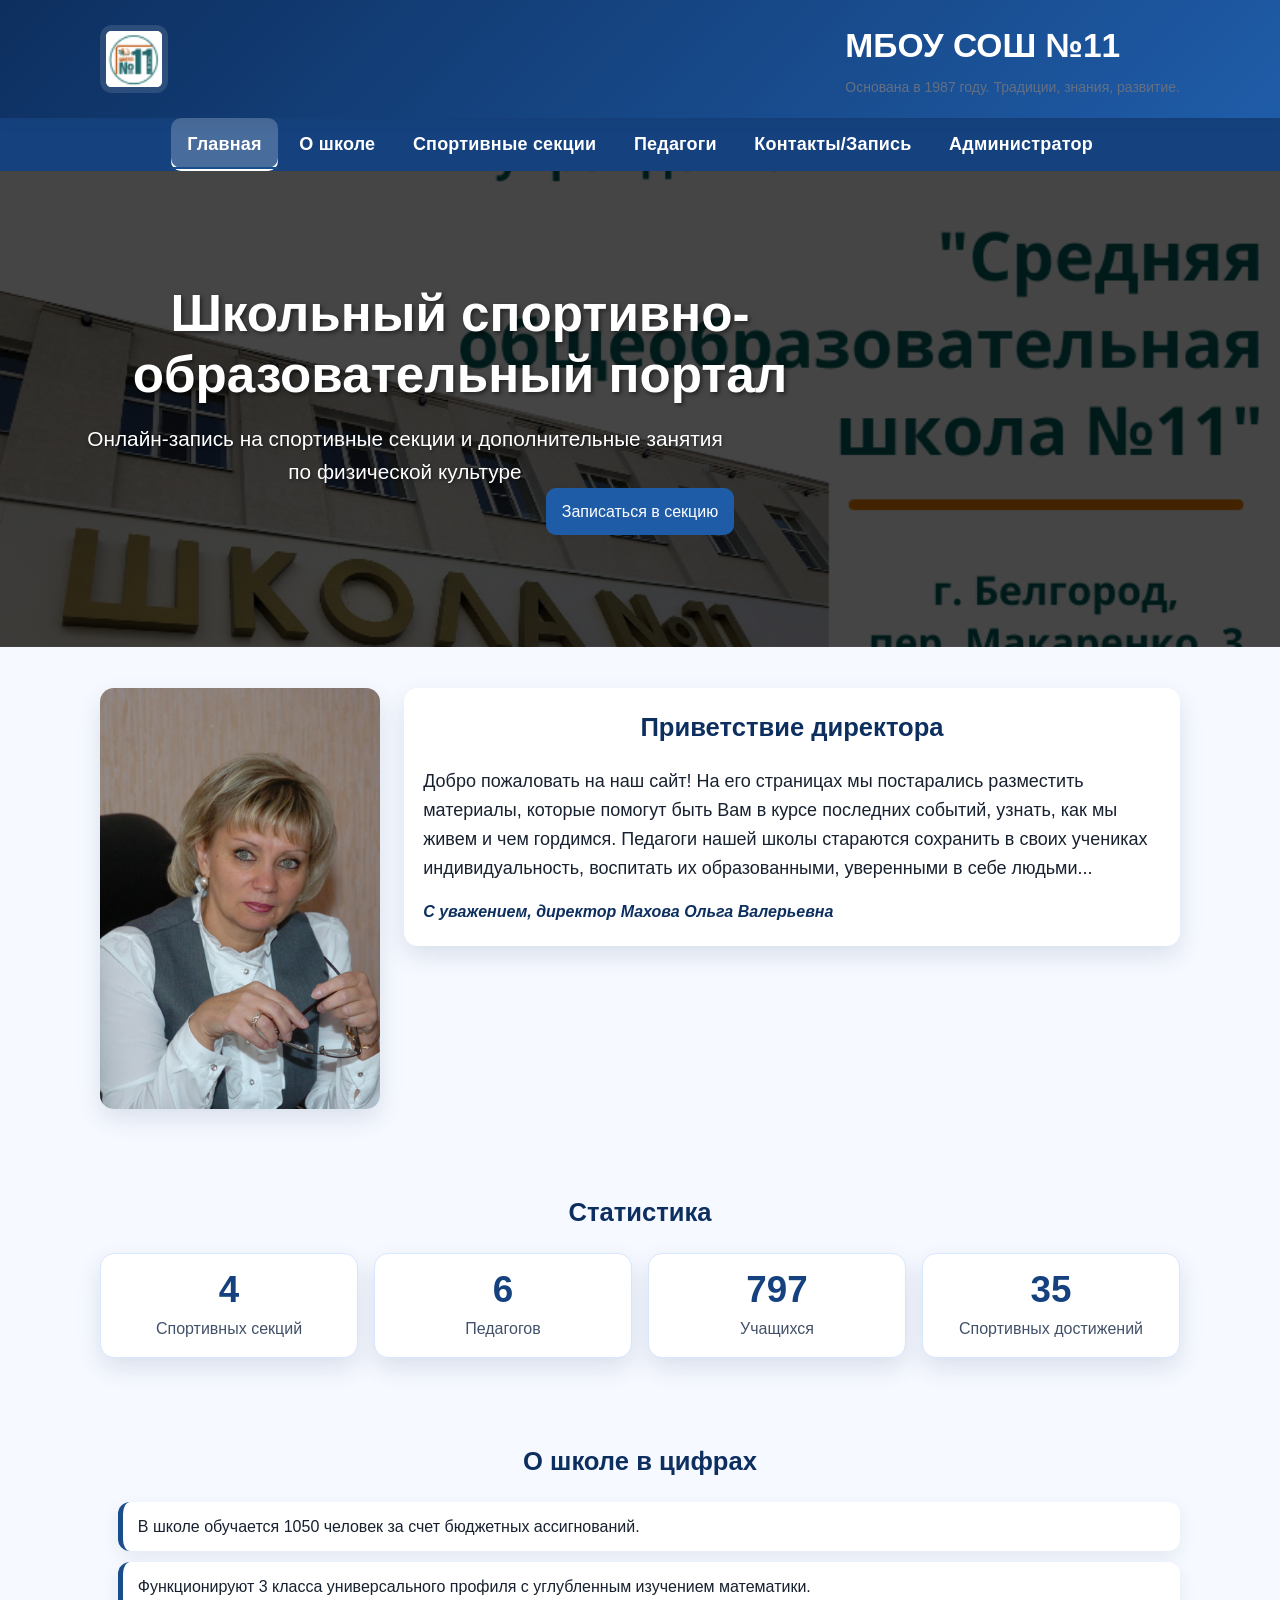
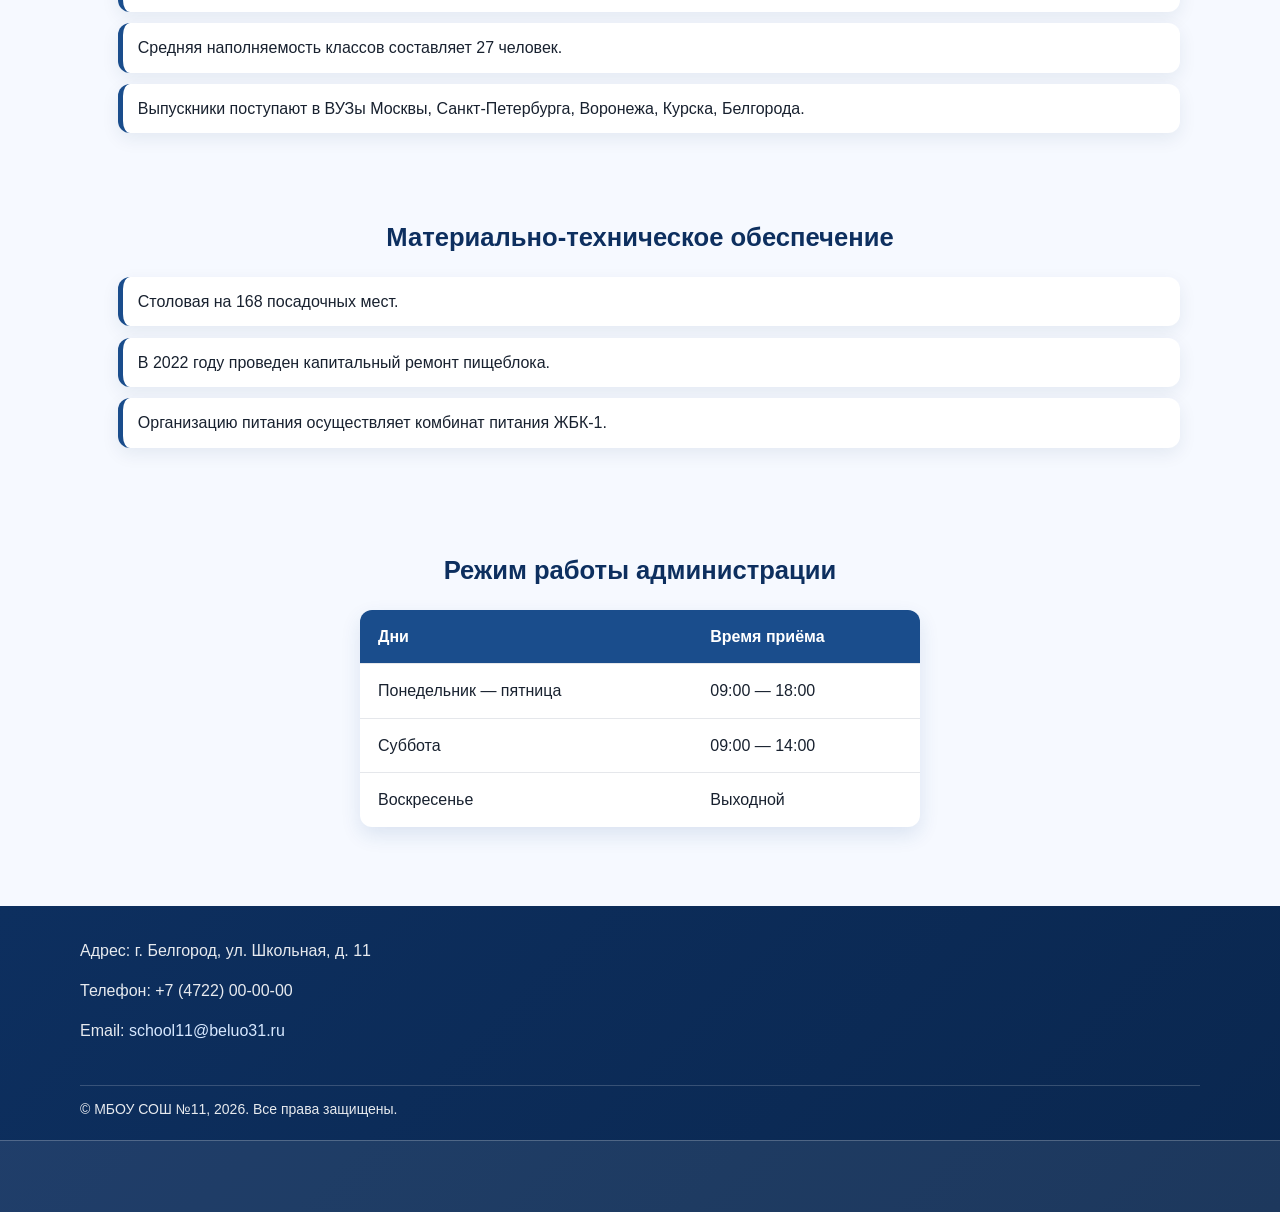
<file: index.html>
<!DOCTYPE html>
<html lang="ru">
  <head>
    <meta charset="UTF-8" />
    <meta name="viewport" content="width=device-width, initial-scale=1.0" />
    <title>МБОУ СОШ №11</title>
    <link rel="stylesheet" href="style.css" />
    <style>
      .news-ticker {
        overflow: hidden;
        white-space: nowrap;
      }

      .news-ticker__track {
        display: inline-block;
        padding-left: 100%;
        animation: ticker-move 18s linear infinite;
      }

      @keyframes ticker-move {
        0% {
          transform: translateX(0);
        }
        100% {
          transform: translateX(-100%);
        }
      }
    </style>
    <script src="script.js" defer></script>
  </head>
  <body>
    <!-- Шапка -->
    <header class="site-header">
      <div class="container header__inner">
        <div class="header__logo-wrap">
          <img src="logo.png" alt="Логотип МБОУ СОШ №11" class="header__logo" />
        </div>
        <div class="header__text">
          <h1 class="header__title">МБОУ СОШ №11</h1>
          <p class="header__subtitle">Основана в 1987 году. Традиции, знания, развитие.</p>
        </div>
      </div>
    </header>

    <!-- Навигация (активный пункт: текущая страница) -->
    <nav class="site-nav" aria-label="Главное меню">
      <div class="container">
        <ul class="nav__list">
          <li class="nav__item">
            <a class="nav__link nav__link--active" href="index.html" aria-current="page">Главная</a>
          </li>
          <li class="nav__item"><a class="nav__link" href="about.html">О школе</a></li>
          <li class="nav__item"><a class="nav__link" href="sections.html">Спортивные секции</a></li>
          <li class="nav__item"><a class="nav__link" href="teachers.html">Педагоги</a></li>
          <li class="nav__item"><a class="nav__link" href="contacts.html">Контакты/Запись</a></li>
          <li class="nav__item"><a class="nav__link" href="admin.html">Администратор</a></li>
        </ul>
      </div>
    </nav>

    <main class="site-main">
      <!-- Главный баннер -->
      <section
        class="hero"
        style="background-image: linear-gradient(rgba(0, 0, 0, 0.45), rgba(0, 0, 0, 0.45)), url('school_building.jpg');"
      >
        <div class="container hero__content">
          <h2 class="hero__title">Школьный спортивно-образовательный портал</h2>
          <p class="hero__subtitle">Онлайн-запись на спортивные секции и дополнительные занятия по физической культуре</p>
          <a href="sections.html" class="btn btn--hero">Записаться в секцию</a>
        </div>
      </section>

      <!-- Приветствие директора -->
      <section class="director-greeting">
        <div class="container director-greeting__inner">
          <div class="director-greeting__photo-wrap">
            <img
              src="director.jpg"
              alt="Директор школы Махова Ольга Валерьевна"
              class="director-greeting__photo"
            />
          </div>
          <div class="director-greeting__content">
            <h2 class="section-title">Приветствие директора</h2>
            <p class="director-greeting__text">
              Добро пожаловать на наш сайт! На его страницах мы постарались разместить
              материалы, которые помогут быть Вам в курсе последних событий, узнать, как мы
              живем и чем гордимся. Педагоги нашей школы стараются сохранить в своих учениках
              индивидуальность, воспитать их образованными, уверенными в себе людьми...
            </p>
            <p class="director-greeting__signature">
              С уважением, директор Махова Ольга Валерьевна
            </p>
          </div>
        </div>
      </section>

      <!-- Блок статистики с анимацией счётчиков -->
      <section class="stats stats--animated" id="homeStats">
        <div class="container">
          <h2 class="section-title">Статистика</h2>
          <div class="stats__grid stats__grid--4">
            <article class="stats-card" data-count="6">
              <p class="stats-card__value">0</p>
              <p class="stats-card__label">Спортивных секций</p>
            </article>
            <article class="stats-card" data-count="8">
              <p class="stats-card__value">0</p>
              <p class="stats-card__label">Педагогов</p>
            </article>
            <article class="stats-card" data-count="1050">
              <p class="stats-card__value">0</p>
              <p class="stats-card__label">Учащихся</p>
            </article>
            <article class="stats-card" data-count="47">
              <p class="stats-card__value">0</p>
              <p class="stats-card__label">Спортивных достижений</p>
            </article>
          </div>
        </div>
      </section>

      <!-- О школе в цифрах -->
      <section class="school-facts">
        <div class="container">
          <h2 class="section-title">О школе в цифрах</h2>
          <ul class="school-facts__list">
            <li class="school-facts__item">
              В школе обучается 1050 человек за счет бюджетных ассигнований.
            </li>
            <li class="school-facts__item">
              Функционируют 3 класса универсального профиля с углубленным изучением математики.
            </li>
            <li class="school-facts__item">Средняя наполняемость классов составляет 27 человек.</li>
            <li class="school-facts__item">
              Выпускники поступают в ВУЗы Москвы, Санкт-Петербурга, Воронежа, Курска, Белгорода.
            </li>
          </ul>
        </div>
      </section>

      <!-- Материально-техническое обеспечение -->
      <section class="infrastructure">
        <div class="container">
          <h2 class="section-title">Материально-техническое обеспечение</h2>
          <ul class="infrastructure__list">
            <li class="infrastructure__item">Столовая на 168 посадочных мест.</li>
            <li class="infrastructure__item">
              В 2022 году проведен капитальный ремонт пищеблока.
            </li>
            <li class="infrastructure__item">Организацию питания осуществляет комбинат питания ЖБК-1.</li>
          </ul>
        </div>
      </section>

      <!-- Табличная вёрстка: режим работы школы -->
      <section class="schedule-section" aria-labelledby="schedule-heading">
        <div class="container">
          <h2 id="schedule-heading" class="section-title">Режим работы администрации</h2>
          <table class="schedule-table">
            <thead>
              <tr>
                <th scope="col">Дни</th>
                <th scope="col">Время приёма</th>
              </tr>
            </thead>
            <tbody>
              <tr>
                <td>Понедельник — пятница</td>
                <td>09:00 — 18:00</td>
              </tr>
              <tr>
                <td>Суббота</td>
                <td>09:00 — 14:00</td>
              </tr>
              <tr>
                <td>Воскресенье</td>
                <td>Выходной</td>
              </tr>
            </tbody>
          </table>
        </div>
      </section>
    </main>

    <!-- Подвал -->
    <footer class="site-footer">
      <div class="container footer__inner">
        <address class="footer__contacts">
          <p class="footer__contact-item">Адрес: г. Белгород, ул. Школьная, д. 11</p>
          <p class="footer__contact-item">Телефон: +7 (4722) 00-00-00</p>
          <p class="footer__contact-item">
            Email: <a href="mailto:school11@beluo31.ru">school11@beluo31.ru</a>
          </p>
        </address>
        <p class="footer__copyright">© МБОУ СОШ №11, 2026. Все права защищены.</p>
      </div>

      <!-- Бегущая строка -->
      <div class="news-ticker" aria-label="Новости и объявления">
        <p class="news-ticker__track">
          Объявление: идет набор в профильные классы на 2026-2027 учебный год • Новости: открыта
          запись на консультации с педагогами • Важно: актуальное расписание размещено в разделе
          «Контакты/Запись»
        </p>
      </div>
    </footer>
  </body>
</html>
</file>
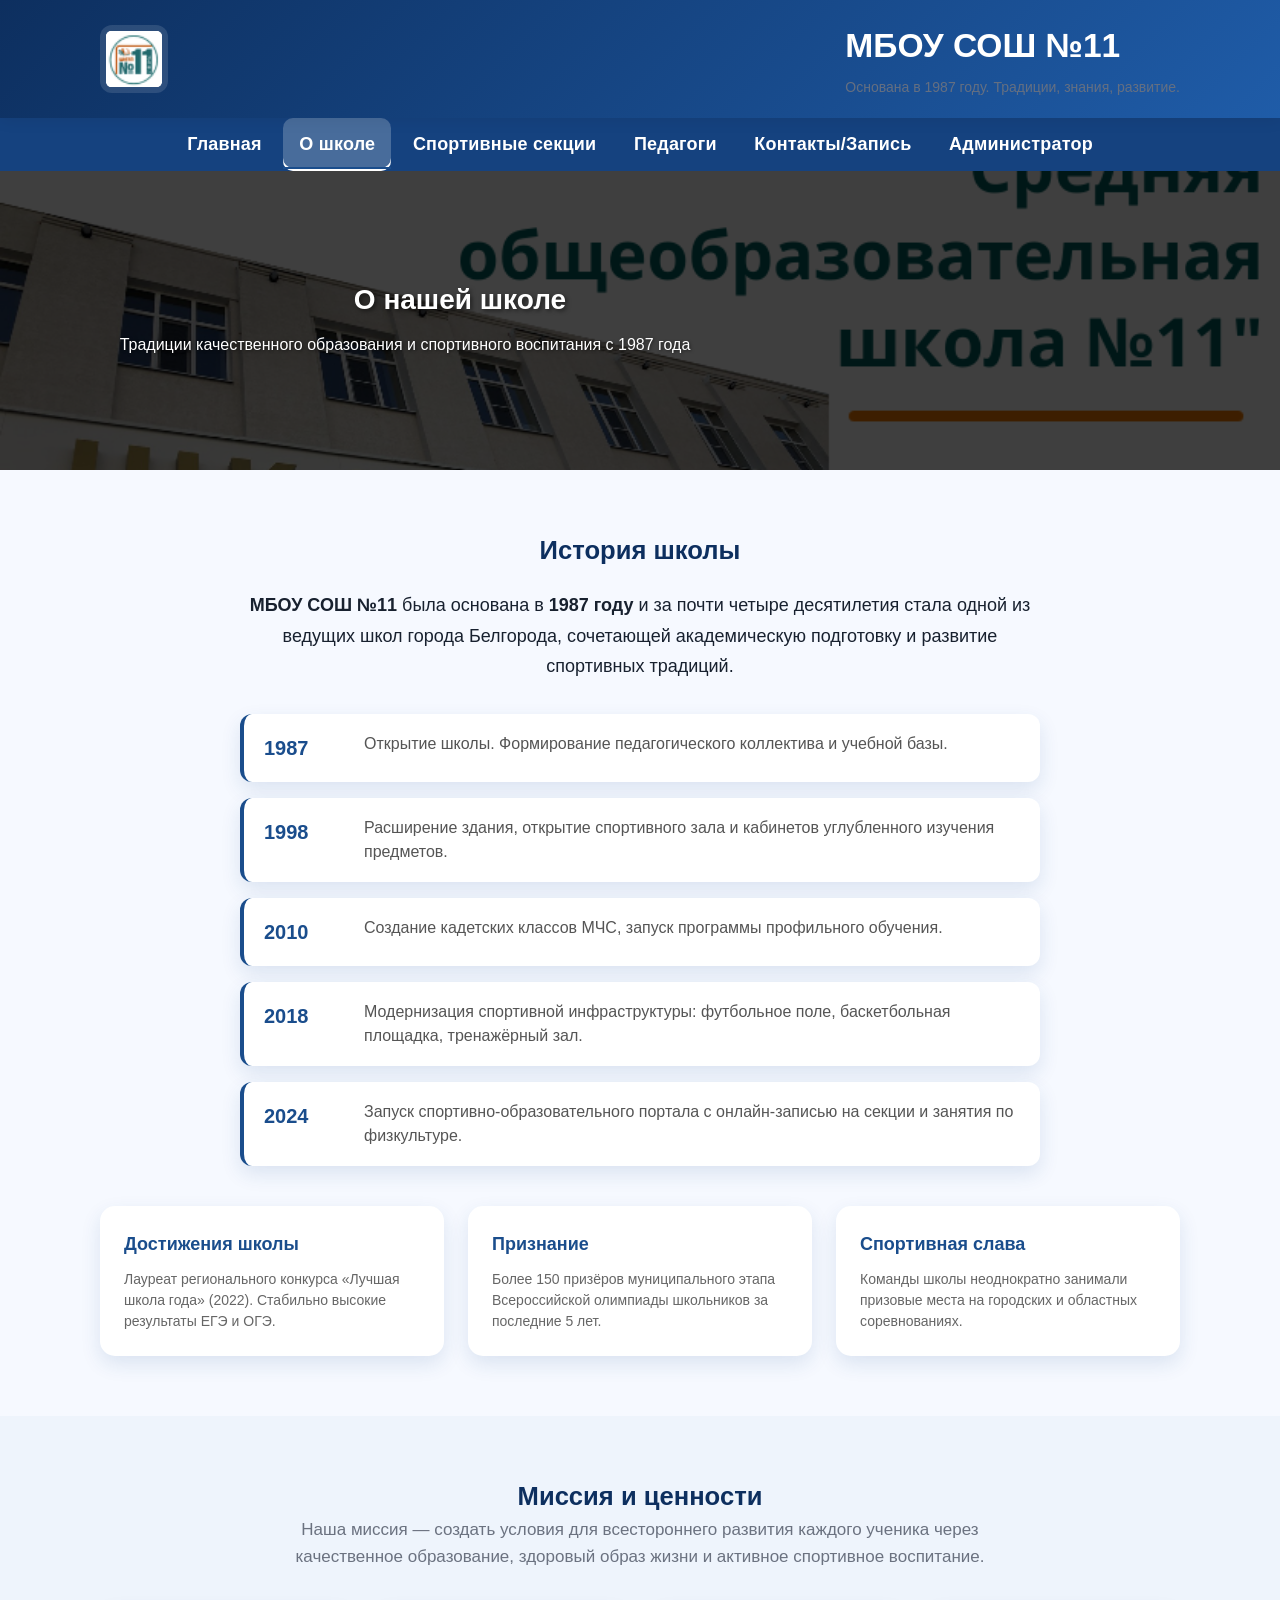
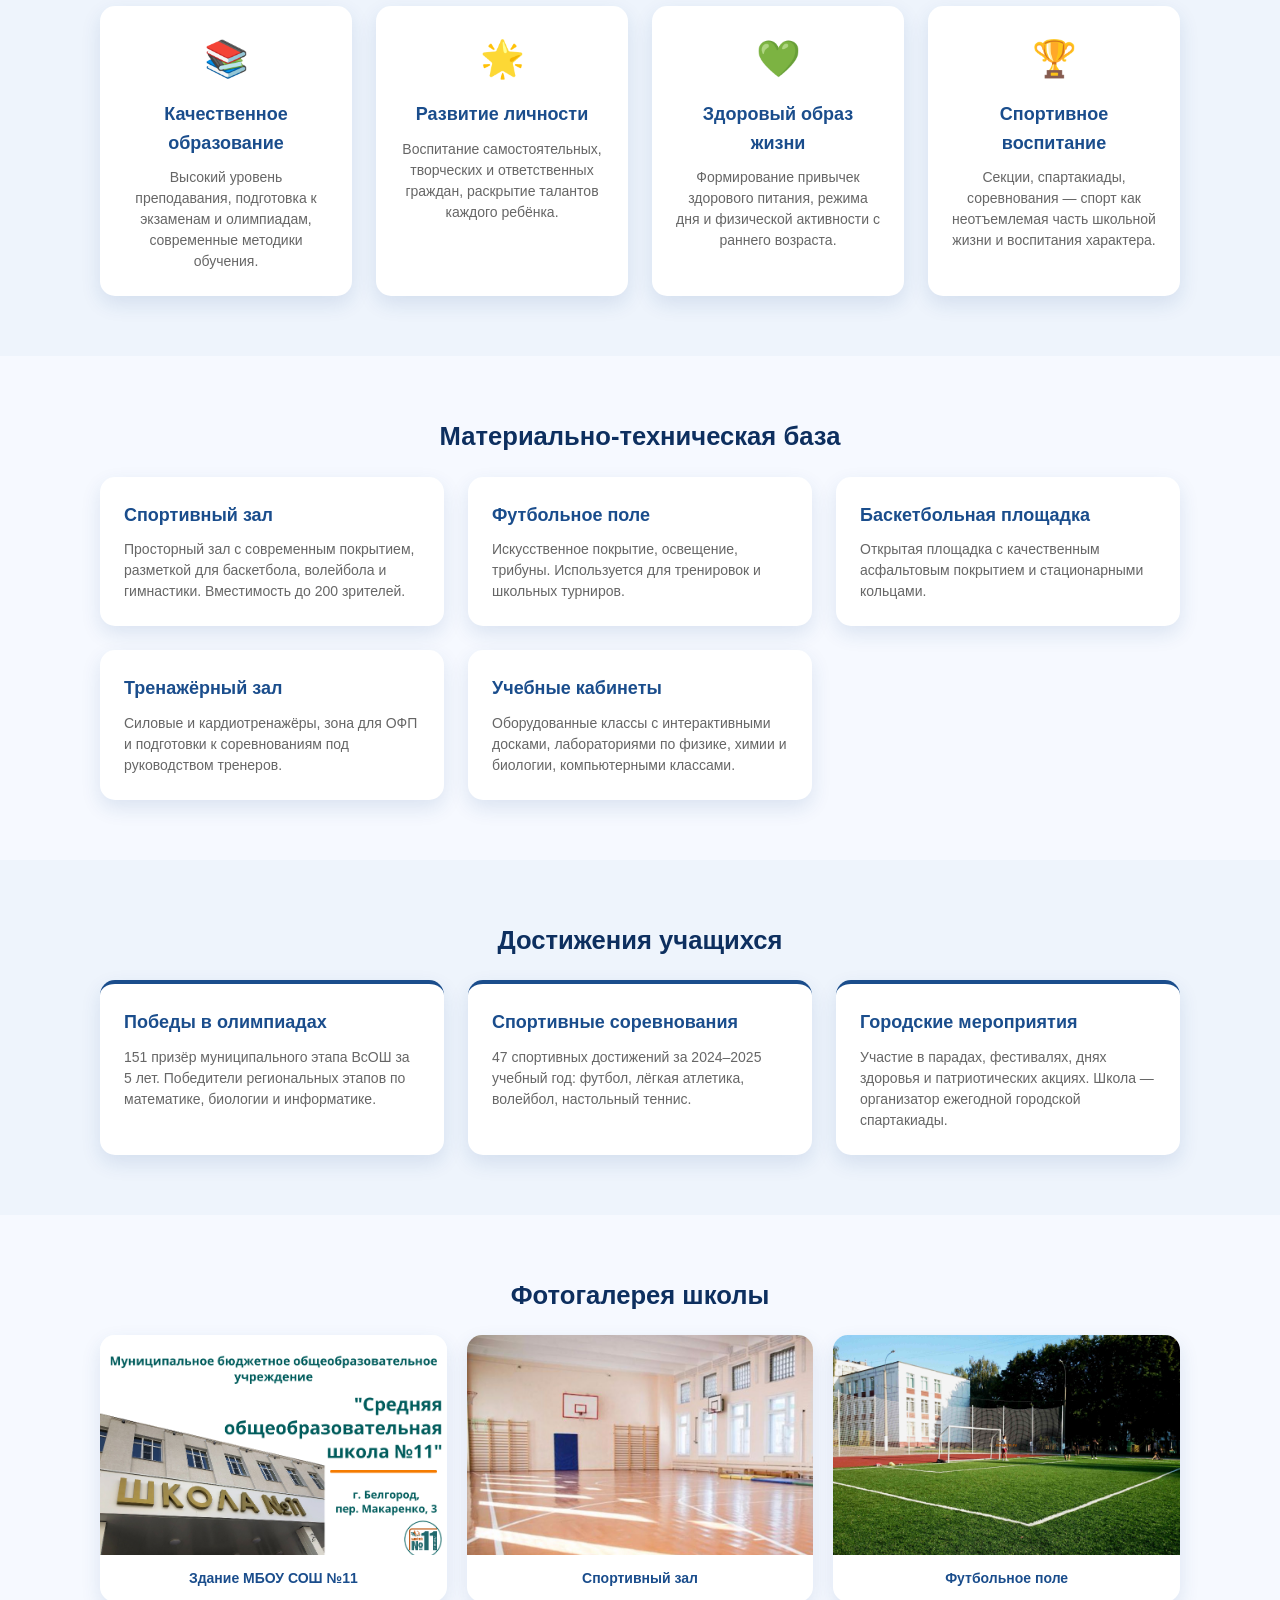
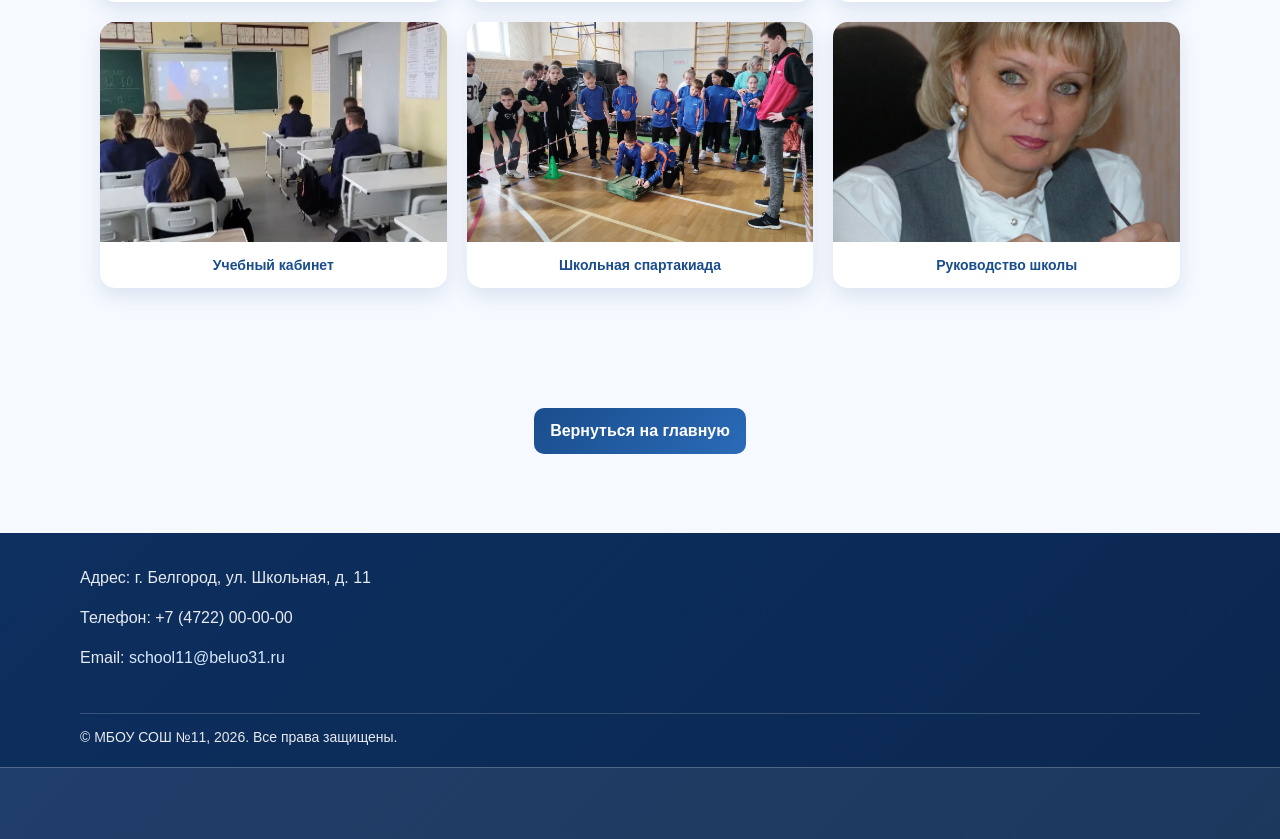
<file: about.html>
<!DOCTYPE html>
<html lang="ru">
  <head>
    <meta charset="UTF-8" />
    <meta name="viewport" content="width=device-width, initial-scale=1.0" />
    <title>О школе — МБОУ СОШ №11</title>
    <link rel="stylesheet" href="style.css" />
    <style>
      .news-ticker { overflow: hidden; white-space: nowrap; }
      .news-ticker__track {
        display: inline-block;
        padding-left: 100%;
        animation: ticker-move 18s linear infinite;
      }
      @keyframes ticker-move {
        0% { transform: translateX(0); }
        100% { transform: translateX(-100%); }
      }
    </style>
    <script src="script.js" defer></script>
  </head>
  <body>
    <header class="site-header">
      <div class="container header__inner">
        <div class="header__logo-wrap">
          <img src="logo.png" alt="Логотип МБОУ СОШ №11" class="header__logo" />
        </div>
        <div class="header__text">
          <h1 class="header__title">МБОУ СОШ №11</h1>
          <p class="header__subtitle">Основана в 1987 году. Традиции, знания, развитие.</p>
        </div>
      </div>
    </header>

    <nav class="site-nav" aria-label="Главное меню">
      <div class="container">
        <ul class="nav__list">
          <li class="nav__item"><a class="nav__link" href="index.html">Главная</a></li>
          <li class="nav__item">
            <a class="nav__link nav__link--active" href="about.html" aria-current="page">О школе</a>
          </li>
          <li class="nav__item"><a class="nav__link" href="sections.html">Спортивные секции</a></li>
          <li class="nav__item"><a class="nav__link" href="teachers.html">Педагоги</a></li>
          <li class="nav__item"><a class="nav__link" href="contacts.html">Контакты/Запись</a></li>
          <li class="nav__item"><a class="nav__link" href="admin.html">Администратор</a></li>
        </ul>
      </div>
    </nav>

    <main class="site-main">
      <section class="hero hero--compact"
        style="background-image: linear-gradient(rgba(0,0,0,0.5),rgba(0,0,0,0.5)), url('school_building.jpg');">
        <div class="container hero__content">
          <h1 class="hero__title">О нашей школе</h1>
          <p class="hero__subtitle">Традиции качественного образования и спортивного воспитания с 1987 года</p>
        </div>
      </section>

      <!-- История школы -->
      <section class="about-section" aria-labelledby="history-heading">
        <div class="container">
          <h2 id="history-heading" class="section-title">История школы</h2>
          <div class="about-intro">
            <p class="about-intro__lead">
              <strong>МБОУ СОШ №11</strong> была основана в <strong>1987 году</strong> и за почти четыре десятилетия
              стала одной из ведущих школ города Белгорода, сочетающей академическую подготовку и развитие
              спортивных традиций.
            </p>
          </div>
          <ol class="timeline">
            <li class="timeline__item">
              <span class="timeline__year">1987</span>
              <p class="timeline__text">Открытие школы. Формирование педагогического коллектива и учебной базы.</p>
            </li>
            <li class="timeline__item">
              <span class="timeline__year">1998</span>
              <p class="timeline__text">Расширение здания, открытие спортивного зала и кабинетов углубленного изучения предметов.</p>
            </li>
            <li class="timeline__item">
              <span class="timeline__year">2010</span>
              <p class="timeline__text">Создание кадетских классов МЧС, запуск программы профильного обучения.</p>
            </li>
            <li class="timeline__item">
              <span class="timeline__year">2018</span>
              <p class="timeline__text">Модернизация спортивной инфраструктуры: футбольное поле, баскетбольная площадка, тренажёрный зал.</p>
            </li>
            <li class="timeline__item">
              <span class="timeline__year">2024</span>
              <p class="timeline__text">Запуск спортивно-образовательного портала с онлайн-записью на секции и занятия по физкультуре.</p>
            </li>
          </ol>
          <div class="info-cards-grid info-cards-grid--3">
            <article class="info-card">
              <h3 class="info-card__title">Достижения школы</h3>
              <p class="info-card__text">Лауреат регионального конкурса «Лучшая школа года» (2022). Стабильно высокие результаты ЕГЭ и ОГЭ.</p>
            </article>
            <article class="info-card">
              <h3 class="info-card__title">Признание</h3>
              <p class="info-card__text">Более 150 призёров муниципального этапа Всероссийской олимпиады школьников за последние 5 лет.</p>
            </article>
            <article class="info-card">
              <h3 class="info-card__title">Спортивная слава</h3>
              <p class="info-card__text">Команды школы неоднократно занимали призовые места на городских и областных соревнованиях.</p>
            </article>
          </div>
        </div>
      </section>

      <!-- Миссия и ценности -->
      <section class="about-section about-section--alt" aria-labelledby="mission-heading">
        <div class="container">
          <h2 id="mission-heading" class="section-title">Миссия и ценности</h2>
          <p class="about-section__desc">
            Наша миссия — создать условия для всестороннего развития каждого ученика через качественное образование,
            здоровый образ жизни и активное спортивное воспитание.
          </p>
          <div class="info-cards-grid info-cards-grid--4">
            <article class="info-card info-card--icon">
              <div class="info-card__icon" aria-hidden="true">📚</div>
              <h3 class="info-card__title">Качественное образование</h3>
              <p class="info-card__text">Высокий уровень преподавания, подготовка к экзаменам и олимпиадам, современные методики обучения.</p>
            </article>
            <article class="info-card info-card--icon">
              <div class="info-card__icon" aria-hidden="true">🌟</div>
              <h3 class="info-card__title">Развитие личности</h3>
              <p class="info-card__text">Воспитание самостоятельных, творческих и ответственных граждан, раскрытие талантов каждого ребёнка.</p>
            </article>
            <article class="info-card info-card--icon">
              <div class="info-card__icon" aria-hidden="true">💚</div>
              <h3 class="info-card__title">Здоровый образ жизни</h3>
              <p class="info-card__text">Формирование привычек здорового питания, режима дня и физической активности с раннего возраста.</p>
            </article>
            <article class="info-card info-card--icon">
              <div class="info-card__icon" aria-hidden="true">🏆</div>
              <h3 class="info-card__title">Спортивное воспитание</h3>
              <p class="info-card__text">Секции, спартакиады, соревнования — спорт как неотъемлемая часть школьной жизни и воспитания характера.</p>
            </article>
          </div>
        </div>
      </section>

      <!-- Материально-техническая база -->
      <section class="about-section" aria-labelledby="facilities-heading">
        <div class="container">
          <h2 id="facilities-heading" class="section-title">Материально-техническая база</h2>
          <div class="info-cards-grid info-cards-grid--3">
            <article class="info-card">
              <h3 class="info-card__title">Спортивный зал</h3>
              <p class="info-card__text">Просторный зал с современным покрытием, разметкой для баскетбола, волейбола и гимнастики. Вместимость до 200 зрителей.</p>
            </article>
            <article class="info-card">
              <h3 class="info-card__title">Футбольное поле</h3>
              <p class="info-card__text">Искусственное покрытие, освещение, трибуны. Используется для тренировок и школьных турниров.</p>
            </article>
            <article class="info-card">
              <h3 class="info-card__title">Баскетбольная площадка</h3>
              <p class="info-card__text">Открытая площадка с качественным асфальтовым покрытием и стационарными кольцами.</p>
            </article>
            <article class="info-card">
              <h3 class="info-card__title">Тренажёрный зал</h3>
              <p class="info-card__text">Силовые и кардиотренажёры, зона для ОФП и подготовки к соревнованиям под руководством тренеров.</p>
            </article>
            <article class="info-card">
              <h3 class="info-card__title">Учебные кабинеты</h3>
              <p class="info-card__text">Оборудованные классы с интерактивными досками, лабораториями по физике, химии и биологии, компьютерными классами.</p>
            </article>
          </div>
        </div>
      </section>

      <!-- Достижения учащихся -->
      <section class="about-section about-section--alt" aria-labelledby="achievements-heading">
        <div class="container">
          <h2 id="achievements-heading" class="section-title">Достижения учащихся</h2>
          <div class="info-cards-grid info-cards-grid--3">
            <article class="info-card info-card--highlight">
              <h3 class="info-card__title">Победы в олимпиадах</h3>
              <p class="info-card__text">151 призёр муниципального этапа ВсОШ за 5 лет. Победители региональных этапов по математике, биологии и информатике.</p>
            </article>
            <article class="info-card info-card--highlight">
              <h3 class="info-card__title">Спортивные соревнования</h3>
              <p class="info-card__text">47 спортивных достижений за 2024–2025 учебный год: футбол, лёгкая атлетика, волейбол, настольный теннис.</p>
            </article>
            <article class="info-card info-card--highlight">
              <h3 class="info-card__title">Городские мероприятия</h3>
              <p class="info-card__text">Участие в парадах, фестивалях, днях здоровья и патриотических акциях. Школа — организатор ежегодной городской спартакиады.</p>
            </article>
          </div>
        </div>
      </section>

      <!-- Фотогалерея -->
      <section class="about-section gallery-section" aria-labelledby="gallery-heading">
        <div class="container">
          <h2 id="gallery-heading" class="section-title">Фотогалерея школы</h2>
          <div class="gallery-grid">
            <figure class="gallery-card">
              <img src="school_building.jpg" alt="Здание школы"
                onerror="this.onerror=null;this.src='https://images.unsplash.com/photo-1523050854058-8df90110c9f1?w=600&h=400&fit=crop';" />
              <figcaption class="gallery-card__caption">Здание МБОУ СОШ №11</figcaption>
            </figure>
            <figure class="gallery-card">
              <img src="gallery_sport.jpg" alt="Спортивный зал"
                onerror="this.onerror=null;this.src='https://images.unsplash.com/photo-1574629810360-7efbbe195018?w=600&h=400&fit=crop';" />
              <figcaption class="gallery-card__caption">Спортивный зал</figcaption>
            </figure>
            <figure class="gallery-card">
              <img src="gallery_football.jpg" alt="Футбольное поле"
                onerror="this.onerror=null;this.src='https://images.unsplash.com/photo-1574629810360-7efbbe195018?w=600&h=400&fit=crop';" />
              <figcaption class="gallery-card__caption">Футбольное поле</figcaption>
            </figure>
            <figure class="gallery-card">
              <img src="gallery_class.jpg" alt="Учебный кабинет"
                onerror="this.onerror=null;this.src='https://images.unsplash.com/photo-1580582932707-520aed937b7b?w=600&h=400&fit=crop';" />
              <figcaption class="gallery-card__caption">Учебный кабинет</figcaption>
            </figure>
            <figure class="gallery-card">
              <img src="gallery_spartakiada.jpg" alt="Школьная спартакиада"
                onerror="this.onerror=null;this.src='https://images.unsplash.com/photo-1461896836934-ffe607ad81f5?w=600&h=400&fit=crop';" />
              <figcaption class="gallery-card__caption">Школьная спартакиада</figcaption>
            </figure>
            <figure class="gallery-card">
              <img src="director.jpg" alt="Директор школы"
                onerror="this.onerror=null;this.src='https://images.unsplash.com/photo-1503676260728-1c00da094a0b?w=600&h=400&fit=crop';" />
              <figcaption class="gallery-card__caption">Руководство школы</figcaption>
            </figure>
          </div>
        </div>
      </section>

      <section class="page-back" aria-label="Навигация по сайту">
        <div class="container page-back__inner">
          <a class="btn btn-back-home" href="index.html">Вернуться на главную</a>
        </div>
      </section>
    </main>

    <footer class="site-footer">
      <div class="container footer__inner">
        <address class="footer__contacts">
          <p class="footer__contact-item">Адрес: г. Белгород, ул. Школьная, д. 11</p>
          <p class="footer__contact-item">Телефон: +7 (4722) 00-00-00</p>
          <p class="footer__contact-item">Email: <a href="mailto:school11@beluo31.ru">school11@beluo31.ru</a></p>
        </address>
        <p class="footer__copyright">© МБОУ СОШ №11, 2026. Все права защищены.</p>
      </div>
      <div class="news-ticker" aria-label="Новости и объявления">
        <p class="news-ticker__track">
          Объявление: идет набор в спортивные секции на 2026-2027 учебный год • Новости: открыта запись
          на консультации с педагогами • Важно: актуальное расписание размещено в разделе «Контакты/Запись»
        </p>
      </div>
    </footer>
  </body>
</html>
</file>
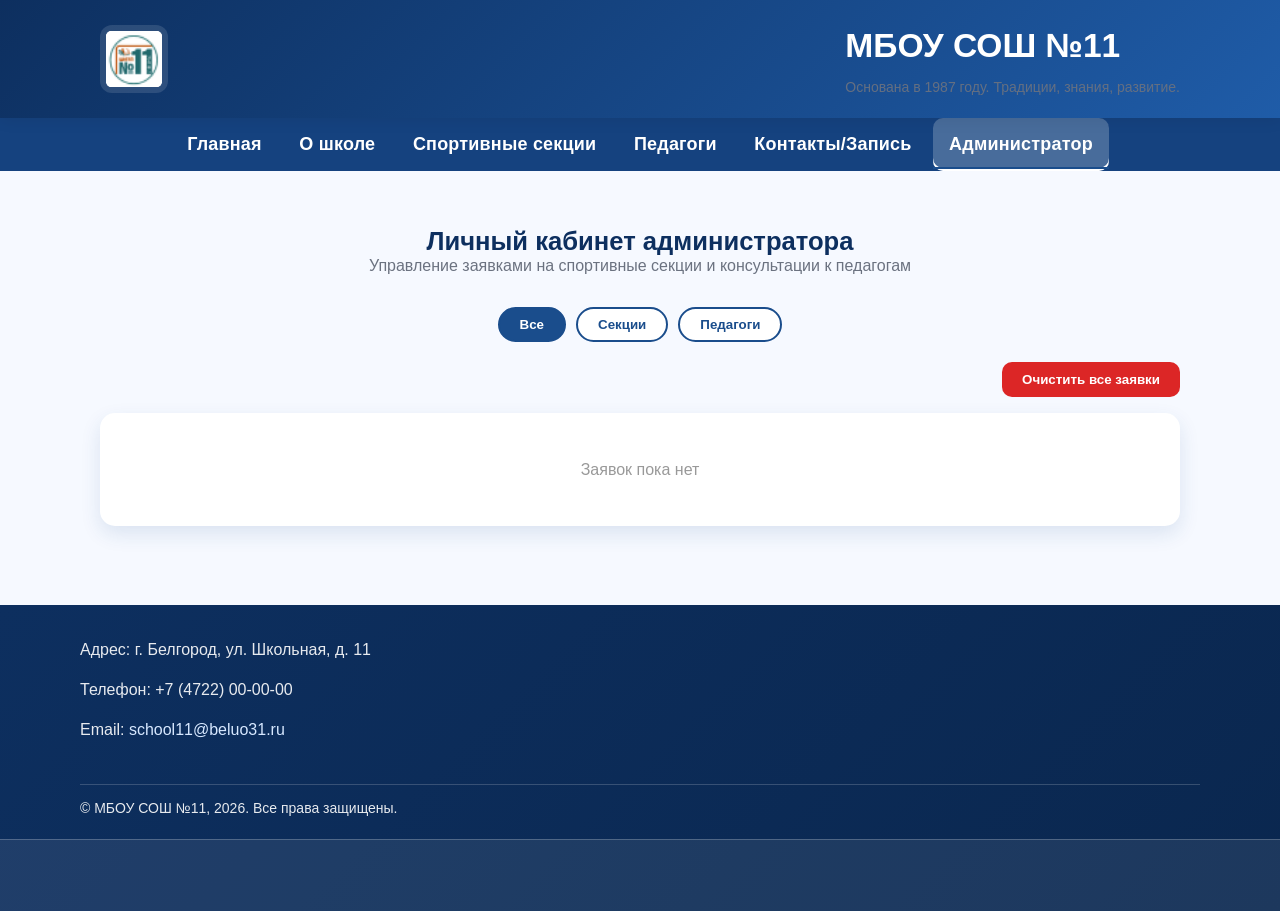
<file: admin.html>
<!DOCTYPE html>
<html lang="ru">
  <head>
    <meta charset="UTF-8" />
    <meta name="viewport" content="width=device-width, initial-scale=1.0" />
    <title>Личный кабинет администратора — МБОУ СОШ №11</title>
    <link rel="stylesheet" href="style.css" />
    <style>
      .news-ticker { overflow: hidden; white-space: nowrap; }
      .news-ticker__track {
        display: inline-block;
        padding-left: 100%;
        animation: ticker-move 18s linear infinite;
      }
      @keyframes ticker-move {
        0% { transform: translateX(0); }
        100% { transform: translateX(-100%); }
      }
    </style>
    <script src="script.js" defer></script>
  </head>
  <body>
    <header class="site-header">
      <div class="container header__inner">
        <div class="header__logo-wrap">
          <img src="logo.png" alt="Логотип МБОУ СОШ №11" class="header__logo" />
        </div>
        <div class="header__text">
          <h1 class="header__title">МБОУ СОШ №11</h1>
          <p class="header__subtitle">Основана в 1987 году. Традиции, знания, развитие.</p>
        </div>
      </div>
    </header>

    <nav class="site-nav" aria-label="Главное меню">
      <div class="container">
        <ul class="nav__list">
          <li class="nav__item"><a class="nav__link" href="index.html">Главная</a></li>
          <li class="nav__item"><a class="nav__link" href="about.html">О школе</a></li>
          <li class="nav__item"><a class="nav__link" href="sections.html">Спортивные секции</a></li>
          <li class="nav__item"><a class="nav__link" href="teachers.html">Педагоги</a></li>
          <li class="nav__item"><a class="nav__link" href="contacts.html">Контакты/Запись</a></li>
          <li class="nav__item">
            <a class="nav__link nav__link--active" href="admin.html" aria-current="page">Администратор</a>
          </li>
        </ul>
      </div>
    </nav>

    <main class="site-main">
      <section class="admin-page" aria-labelledby="admin-heading">
        <div class="container">
          <h1 id="admin-heading" class="section-title">Личный кабинет администратора</h1>
          <p class="admin-page__desc">Управление заявками на спортивные секции и консультации к педагогам</p>

          <div class="admin-filters" role="group" aria-label="Фильтр заявок">
            <button type="button" class="btn admin-filter admin-filter--active" data-filter="all">Все</button>
            <button type="button" class="btn admin-filter" data-filter="section">Секции</button>
            <button type="button" class="btn admin-filter" data-filter="teacher">Педагоги</button>
          </div>

          <div class="admin-actions">
            <button type="button" class="btn admin-btn-clear" id="clearAllApplications">Очистить все заявки</button>
          </div>

          <div class="admin-table-wrap">
            <table class="admin-table" id="applicationsTable">
              <thead>
                <tr>
                  <th scope="col">№</th>
                  <th scope="col">Тип заявки</th>
                  <th scope="col">ФИО</th>
                  <th scope="col">Телефон</th>
                  <th scope="col">Направление</th>
                  <th scope="col">Дата записи</th>
                  <th scope="col">Действия</th>
                </tr>
              </thead>
              <tbody id="applicationsTableBody">
                <!-- Заполняется через script.js -->
              </tbody>
            </table>
            <p class="admin-empty" id="adminEmpty">Заявок пока нет</p>
          </div>
        </div>
      </section>
    </main>

    <footer class="site-footer">
      <div class="container footer__inner">
        <address class="footer__contacts">
          <p class="footer__contact-item">Адрес: г. Белгород, ул. Школьная, д. 11</p>
          <p class="footer__contact-item">Телефон: +7 (4722) 00-00-00</p>
          <p class="footer__contact-item">Email: <a href="mailto:school11@beluo31.ru">school11@beluo31.ru</a></p>
        </address>
        <p class="footer__copyright">© МБОУ СОШ №11, 2026. Все права защищены.</p>
      </div>
      <div class="news-ticker" aria-label="Новости и объявления">
        <p class="news-ticker__track">
          Объявление: идет набор в спортивные секции на 2026-2027 учебный год • Новости: открыта запись
          на консультации с педагогами • Важно: актуальное расписание размещено в разделе «Контакты/Запись»
        </p>
      </div>
    </footer>

    <div class="toast" id="toast" role="alert" aria-live="polite"></div>
  </body>
</html>
</file>
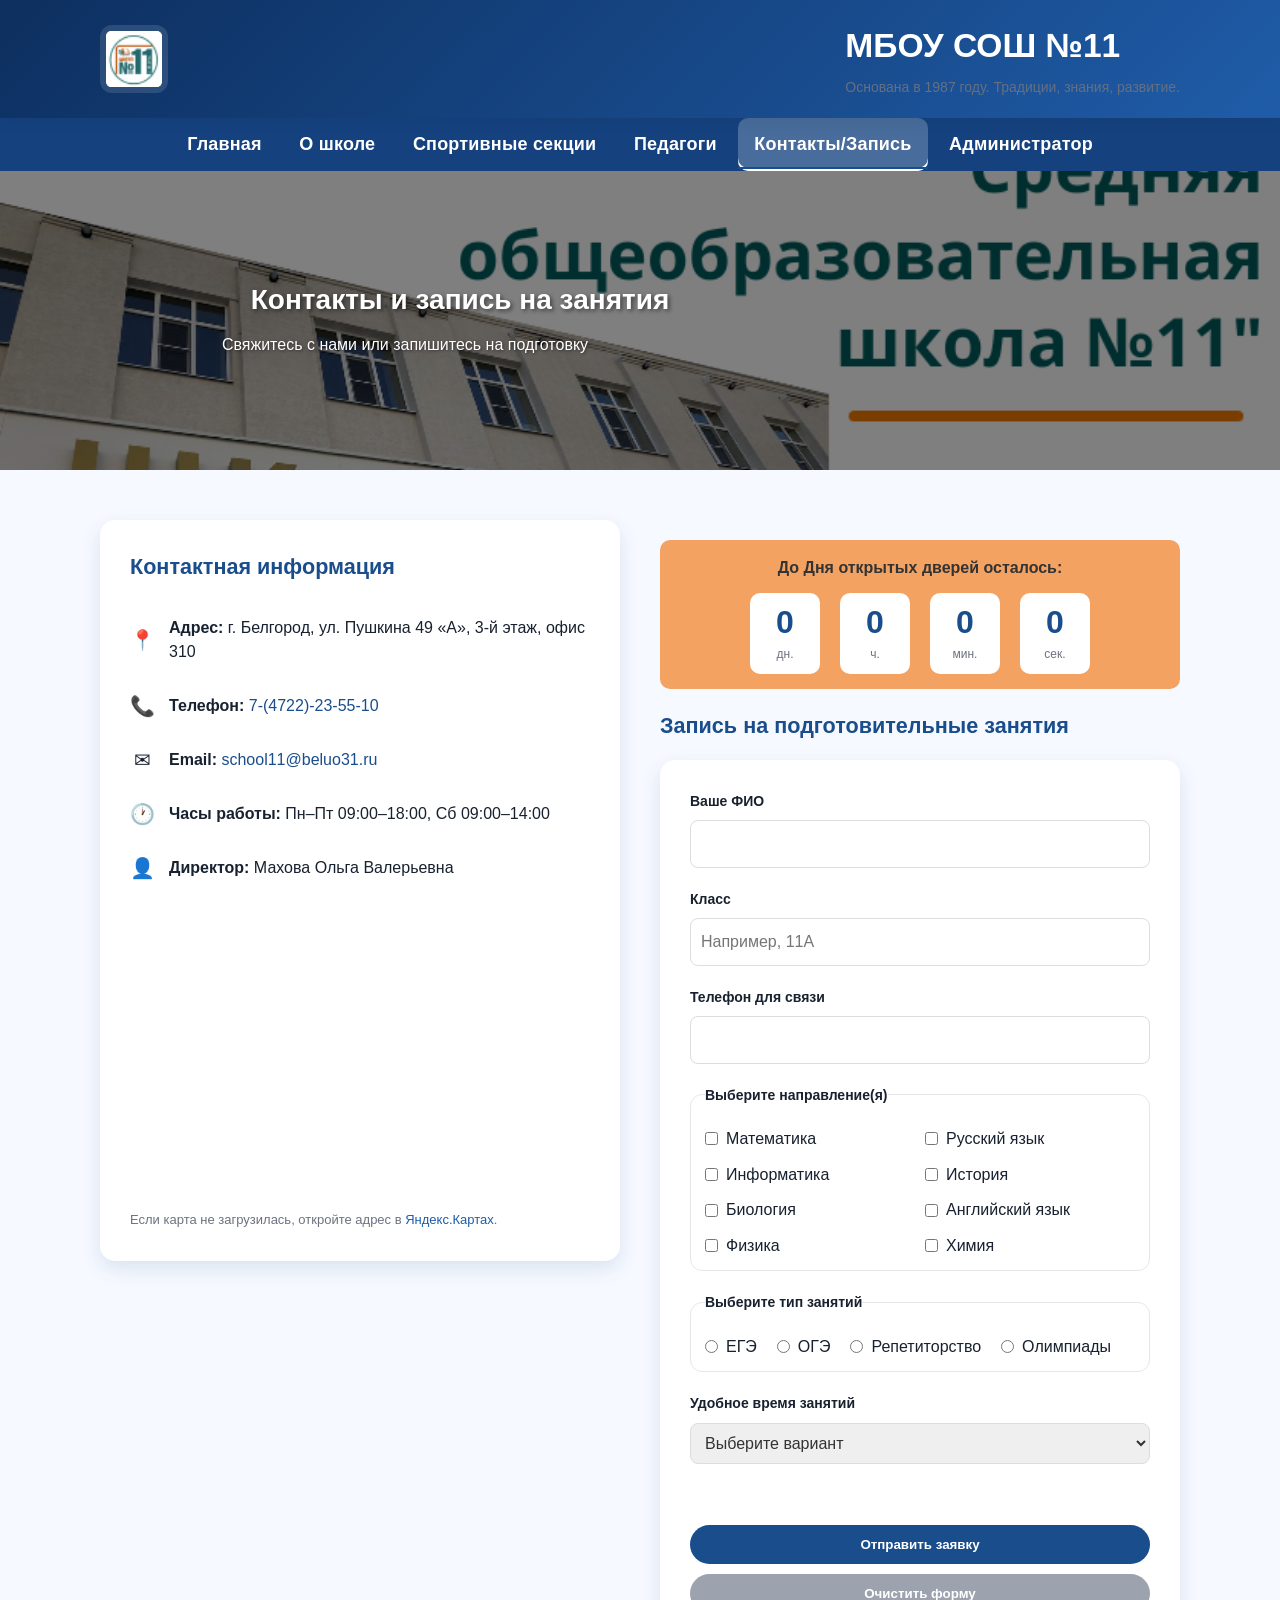
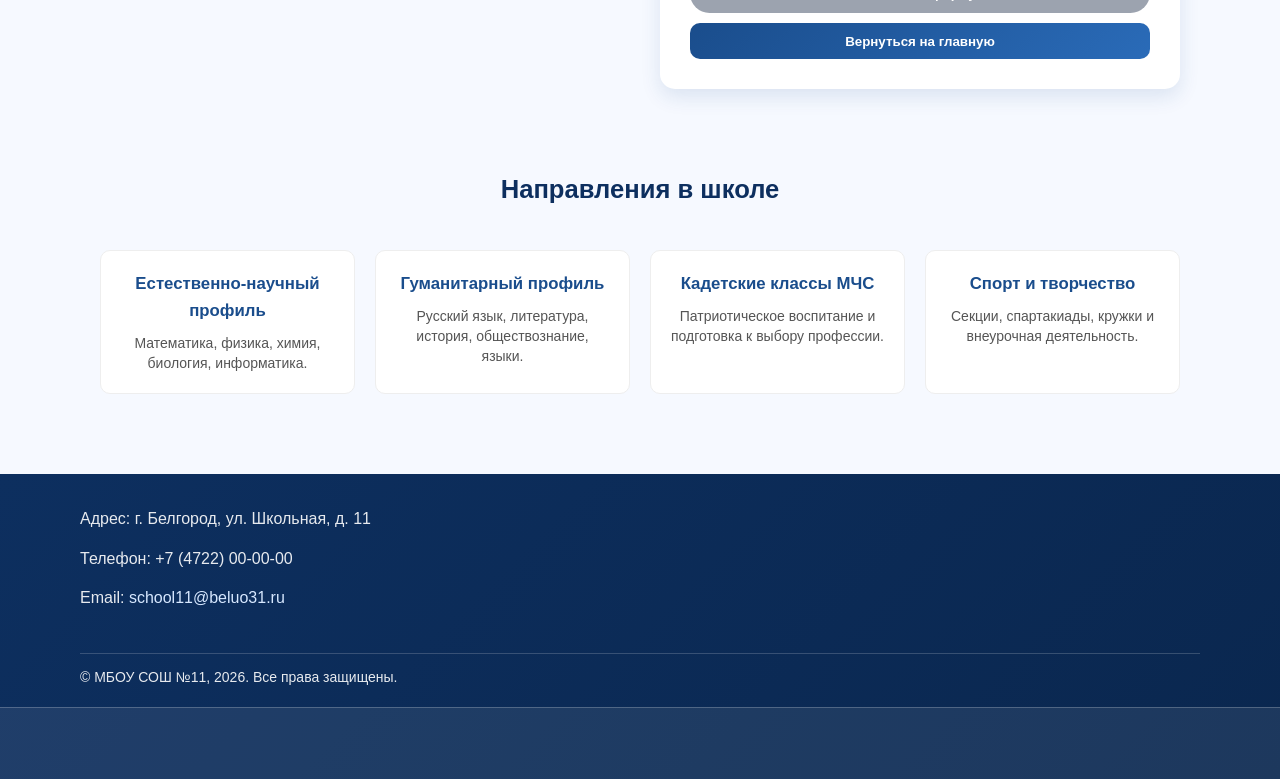
<file: contacts.html>
<!DOCTYPE html>
<html lang="ru">
  <head>
    <meta charset="UTF-8" />
    <meta name="viewport" content="width=device-width, initial-scale=1.0" />
    <title>Контакты и запись на занятия — МБОУ СОШ №11</title>
    <link rel="stylesheet" href="style.css" />
    <style>
      .news-ticker {
        overflow: hidden;
        white-space: nowrap;
      }

      .news-ticker__track {
        display: inline-block;
        padding-left: 100%;
        animation: ticker-move 18s linear infinite;
      }

      @keyframes ticker-move {
        0% {
          transform: translateX(0);
        }
        100% {
          transform: translateX(-100%);
        }
      }
    </style>
    <script src="script.js" defer></script>
  </head>
  <body>
    <!-- Шапка -->
    <header class="site-header">
      <div class="container header__inner">
        <div class="header__logo-wrap">
          <img src="logo.png" alt="Логотип МБОУ СОШ №11" class="header__logo" />
        </div>
        <div class="header__text">
          <h1 class="header__title">МБОУ СОШ №11</h1>
          <p class="header__subtitle">Основана в 1987 году. Традиции, знания, развитие.</p>
        </div>
      </div>
    </header>

    <!-- Навигация -->
    <nav class="site-nav" aria-label="Главное меню">
      <div class="container">
        <ul class="nav__list">
          <li class="nav__item"><a class="nav__link" href="index.html">Главная</a></li>
          <li class="nav__item"><a class="nav__link" href="about.html">О школе</a></li>
          <li class="nav__item"><a class="nav__link" href="sections.html">Спортивные секции</a></li>
          <li class="nav__item"><a class="nav__link" href="teachers.html">Педагоги</a></li>
          <li class="nav__item">
            <a class="nav__link nav__link--active" href="contacts.html" aria-current="page">Контакты/Запись</a>
          </li>
          <li class="nav__item"><a class="nav__link" href="admin.html">Администратор</a></li>
        </ul>
      </div>
    </nav>

    <main class="site-main">
      <!-- Hero -->
      <section
        class="hero hero--compact"
        style="background-image: url('school_building.jpg');"
      >
        <div class="container hero__content">
          <h1 class="hero__title">Контакты и запись на занятия</h1>
          <p class="hero__subtitle">Свяжитесь с нами или запишитесь на подготовку</p>
        </div>
      </section>

      <!-- Контакты и форма: две колонки -->
      <section class="contacts-page" aria-labelledby="contacts-layout-heading">
        <h2 id="contacts-layout-heading" class="visually-hidden">Контактные данные и форма записи</h2>
        <div class="container contacts-grid">
          <!-- Левая колонка: контакты и карта -->
          <div class="contact-info">
            <h2 class="contacts-page__block-title">Контактная информация</h2>
            <address class="contacts-address">
              <div class="contact-item">
                <span class="contact-icon" aria-hidden="true">📍</span>
                <span
                  ><strong>Адрес:</strong> г. Белгород, ул. Пушкина 49 &laquo;А&raquo;, 3-й этаж, офис
                  310</span
                >
              </div>
              <div class="contact-item">
                <span class="contact-icon" aria-hidden="true">📞</span>
                <span
                  ><strong>Телефон:</strong>
                  <a id="contactPhoneLink" href="tel:+74722235510">7-(4722)-23-55-10</a></span
                >
              </div>
              <div class="contact-item">
                <span class="contact-icon" aria-hidden="true">✉</span>
                <span
                  ><strong>Email:</strong>
                  <a href="mailto:school11@beluo31.ru">school11@beluo31.ru</a></span
                >
              </div>
              <div class="contact-item">
                <span class="contact-icon" aria-hidden="true">🕐</span>
                <span
                  ><strong>Часы работы:</strong> Пн&ndash;Пт 09:00&ndash;18:00, Сб 09:00&ndash;14:00</span
                >
              </div>
              <div class="contact-item">
                <span class="contact-icon" aria-hidden="true">👤</span>
                <span><strong>Директор:</strong> Махова Ольга Валерьевна</span>
              </div>
            </address>
            <!-- Карта (виджет Яндекс.Карт; при необходимости замените src на свой) -->
            <div class="contacts-map-wrap">
              <iframe
                title="Карта: г. Белгород"
                src="https://yandex.ru/map-widget/v1/?ll=36.587223%2C50.595414&amp;z=16"
                width="100%"
                height="280"
                style="border: 0; border-radius: 12px"
                loading="lazy"
                referrerpolicy="no-referrer-when-downgrade"
              ></iframe>
              <p class="contacts-map-note">
                Если карта не загрузилась, откройте адрес в
                <a href="https://yandex.ru/maps/" target="_blank" rel="noopener noreferrer">Яндекс.Картах</a>.
              </p>
            </div>
          </div>

          <!-- Правая колонка: таймер и форма -->
          <div class="contacts-column contacts-column--form">
            <!-- Таймер до Дня открытых дверей -->
            <div class="timer countdown-block" aria-live="polite">
              <p class="timer__label countdown-block__label">До Дня открытых дверей осталось:</p>
              <div class="timer-numbers countdown-block__values" id="countdownDisplay">
                <div class="timer-box">
                  <span id="days">0</span>
                  <span class="timer-box__unit">дн.</span>
                </div>
                <div class="timer-box">
                  <span id="hours">0</span>
                  <span class="timer-box__unit">ч.</span>
                </div>
                <div class="timer-box">
                  <span id="minutes">0</span>
                  <span class="timer-box__unit">мин.</span>
                </div>
                <div class="timer-box">
                  <span id="seconds">0</span>
                  <span class="timer-box__unit">сек.</span>
                </div>
              </div>
            </div>

            <!-- Форма записи (без отправки на сервер, обработка в script.js) -->
            <h2 class="contacts-page__block-title">Запись на подготовительные занятия</h2>
            <form id="registrationForm" class="contact-form contacts-form" novalidate>
              <div class="form-group contacts-form__field">
                <label for="studentName">Ваше ФИО</label>
                <input type="text" id="studentName" name="studentName" autocomplete="name" />
              </div>
              <div class="form-group contacts-form__field">
                <label for="studentClass">Класс</label>
                <input
                  type="text"
                  id="studentClass"
                  name="studentClass"
                  placeholder="Например, 11А"
                  autocomplete="off"
                />
              </div>
              <div class="form-group contacts-form__field">
                <label for="studentPhone">Телефон для связи</label>
                <input type="tel" id="studentPhone" name="studentPhone" autocomplete="tel" />
              </div>

              <fieldset class="contacts-form__fieldset">
                <legend>Выберите направление(я)</legend>
                <ul class="checkbox-group contacts-form__checks">
                  <li>
                    <input type="checkbox" id="math" name="subject" value="math" />
                    <label for="math">Математика</label>
                  </li>
                  <li>
                    <input type="checkbox" id="russian" name="subject" value="russian" />
                    <label for="russian">Русский язык</label>
                  </li>
                  <li>
                    <input type="checkbox" id="informatics" name="subject" value="informatics" />
                    <label for="informatics">Информатика</label>
                  </li>
                  <li>
                    <input type="checkbox" id="history" name="subject" value="history" />
                    <label for="history">История</label>
                  </li>
                  <li>
                    <input type="checkbox" id="biology" name="subject" value="biology" />
                    <label for="biology">Биология</label>
                  </li>
                  <li>
                    <input type="checkbox" id="english" name="subject" value="english" />
                    <label for="english">Английский язык</label>
                  </li>
                  <li>
                    <input type="checkbox" id="physics" name="subject" value="physics" />
                    <label for="physics">Физика</label>
                  </li>
                  <li>
                    <input type="checkbox" id="chemistry" name="subject" value="chemistry" />
                    <label for="chemistry">Химия</label>
                  </li>
                </ul>
              </fieldset>

              <fieldset class="contacts-form__fieldset">
                <legend>Выберите тип занятий</legend>
                <ul class="radio-group contacts-form__radios">
                  <li>
                    <input type="radio" id="ege" name="lessonType" value="ege" />
                    <label for="ege">ЕГЭ</label>
                  </li>
                  <li>
                    <input type="radio" id="oge" name="lessonType" value="oge" />
                    <label for="oge">ОГЭ</label>
                  </li>
                  <li>
                    <input type="radio" id="repetitor" name="lessonType" value="repetitor" />
                    <label for="repetitor">Репетиторство</label>
                  </li>
                  <li>
                    <input type="radio" id="olympiad" name="lessonType" value="olympiad" />
                    <label for="olympiad">Олимпиады</label>
                  </li>
                </ul>
              </fieldset>

              <div class="form-group contacts-form__field">
                <label for="preferredTime">Удобное время занятий</label>
                <select id="preferredTime" name="preferredTime">
                  <option value="">Выберите вариант</option>
                  <option value="weekday-morning">Будни, до 14:00</option>
                  <option value="weekday-afternoon">Будни, после 14:00</option>
                  <option value="saturday">Суббота</option>
                  <option value="flex">Согласовать с администратором</option>
                </select>
              </div>

              <p id="formMessage" class="contacts-form__message" role="status" aria-live="polite"></p>

              <div class="contacts-form__actions">
                <button type="submit" class="btn submit-btn contacts-form__btn-submit">
                  Отправить заявку
                </button>
                <button type="button" class="btn clear-btn contacts-form__btn-clear">
                  Очистить форму
                </button>
                <button type="button" class="btn btn-back-home contacts-form__btn-home">
                  Вернуться на главную
                </button>
              </div>
            </form>
          </div>
        </div>
      </section>

      <!-- Направления школы -->
      <section class="contacts-directions" aria-labelledby="directions-heading">
        <div class="container">
          <h2 id="directions-heading" class="section-title">Направления в школе</h2>
          <div class="directions-grid">
            <article class="direction-card">
              <h3 class="direction-card__title">Естественно-научный профиль</h3>
              <p class="direction-card__text">Математика, физика, химия, биология, информатика.</p>
            </article>
            <article class="direction-card">
              <h3 class="direction-card__title">Гуманитарный профиль</h3>
              <p class="direction-card__text">Русский язык, литература, история, обществознание, языки.</p>
            </article>
            <article class="direction-card">
              <h3 class="direction-card__title">Кадетские классы МЧС</h3>
              <p class="direction-card__text">Патриотическое воспитание и подготовка к выбору профессии.</p>
            </article>
            <article class="direction-card">
              <h3 class="direction-card__title">Спорт и творчество</h3>
              <p class="direction-card__text">Секции, спартакиады, кружки и внеурочная деятельность.</p>
            </article>
          </div>
        </div>
      </section>
    </main>

    <!-- Подвал -->
    <footer class="site-footer">
      <div class="container footer__inner">
        <address class="footer__contacts">
          <p class="footer__contact-item">Адрес: г. Белгород, ул. Школьная, д. 11</p>
          <p class="footer__contact-item">Телефон: +7 (4722) 00-00-00</p>
          <p class="footer__contact-item">
            Email: <a href="mailto:school11@beluo31.ru">school11@beluo31.ru</a>
          </p>
        </address>
        <p class="footer__copyright">© МБОУ СОШ №11, 2026. Все права защищены.</p>
      </div>

      <!-- Бегущая строка -->
      <div class="news-ticker" aria-label="Новости и объявления">
        <p class="news-ticker__track">
          Объявление: идет набор в профильные классы на 2026-2027 учебный год • Новости: открыта запись
          на консультации с педагогами • Важно: актуальное расписание размещено в разделе «Контакты/Запись»
        </p>
      </div>
    </footer>
  </body>
</html>
</file>
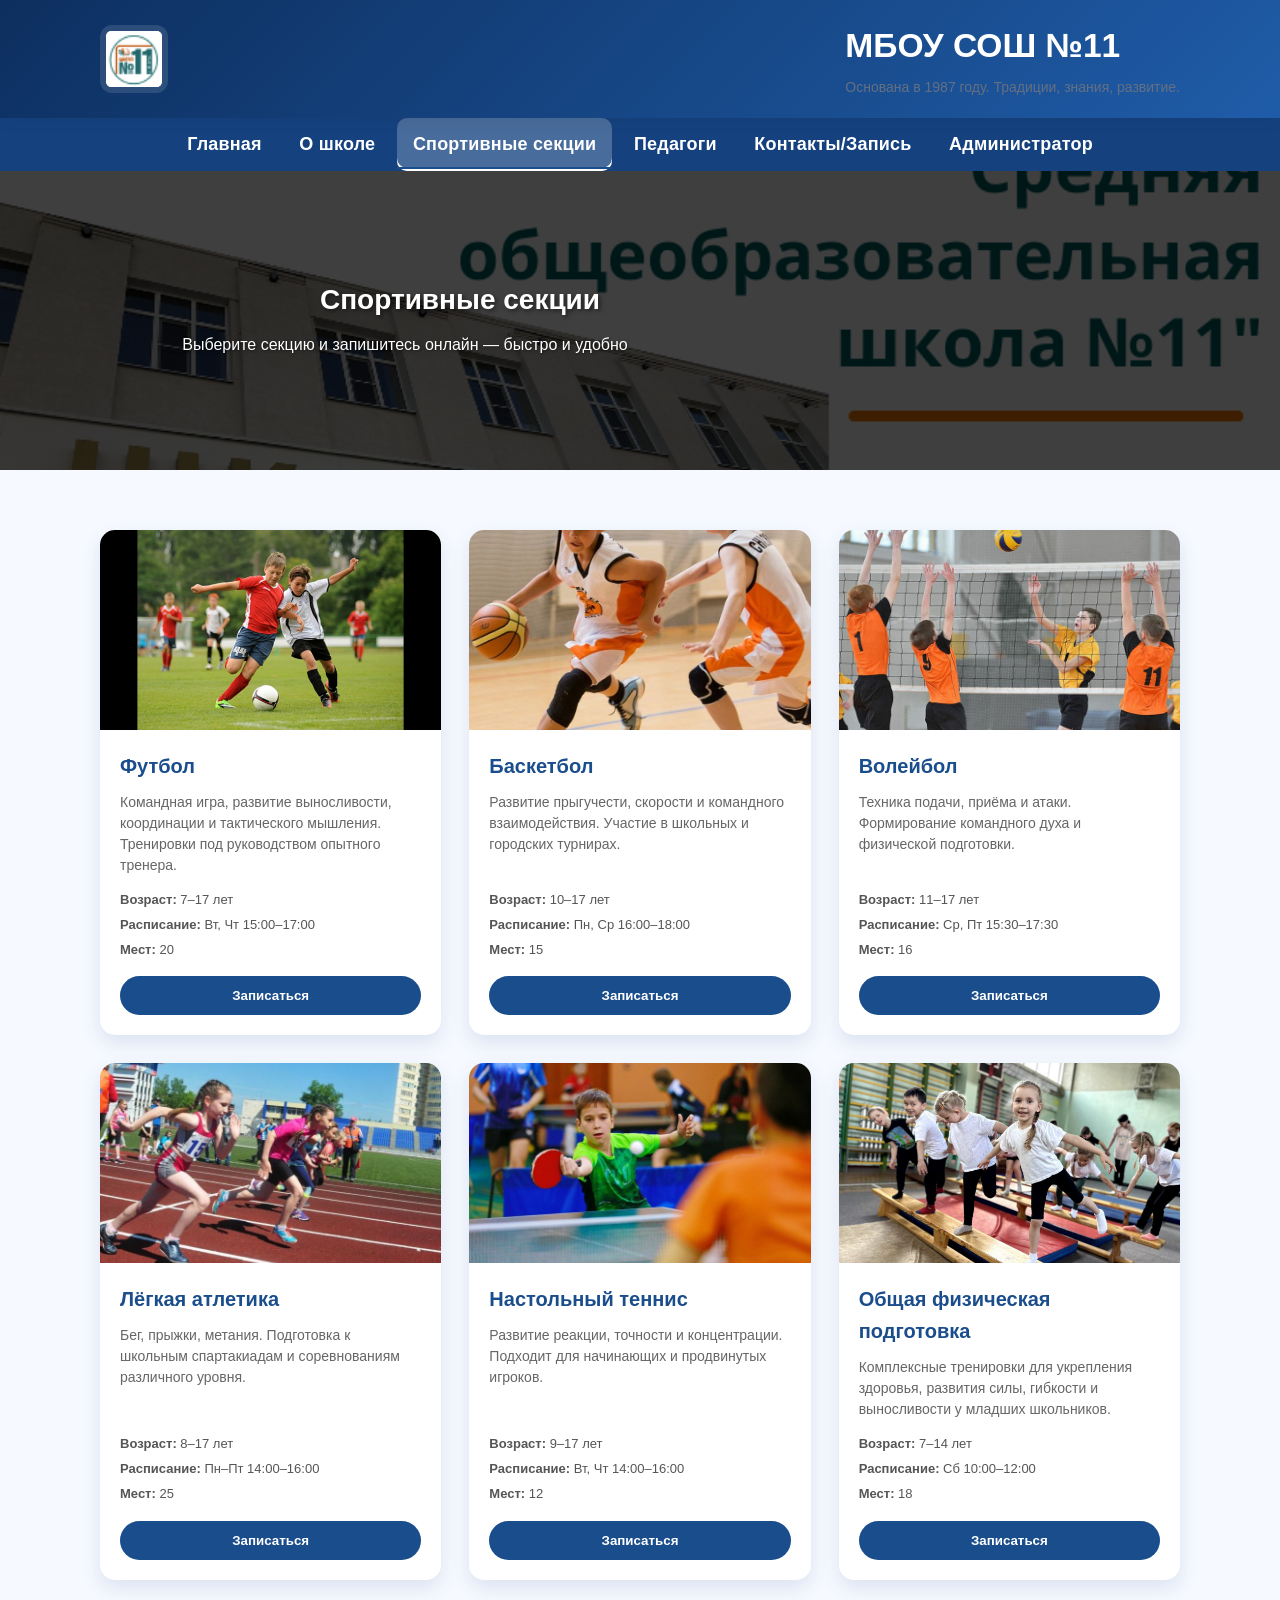
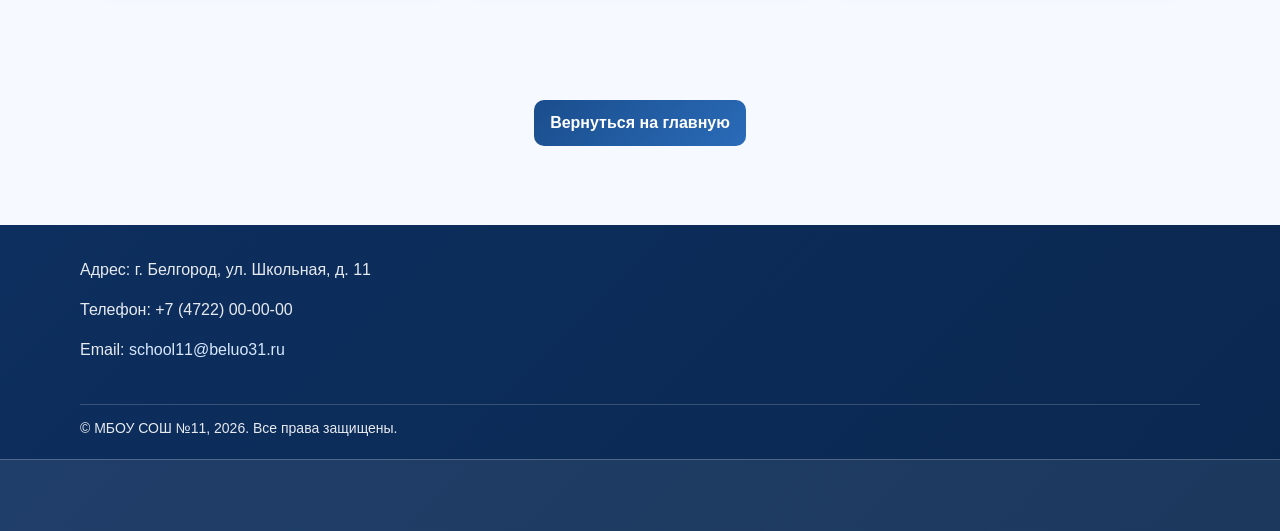
<file: sections.html>
<!DOCTYPE html>
<html lang="ru">
  <head>
    <meta charset="UTF-8" />
    <meta name="viewport" content="width=device-width, initial-scale=1.0" />
    <title>Спортивные секции — МБОУ СОШ №11</title>
    <link rel="stylesheet" href="style.css" />
    <style>
      .news-ticker { overflow: hidden; white-space: nowrap; }
      .news-ticker__track {
        display: inline-block;
        padding-left: 100%;
        animation: ticker-move 18s linear infinite;
      }
      @keyframes ticker-move {
        0% { transform: translateX(0); }
        100% { transform: translateX(-100%); }
      }
    </style>
    <script src="script.js" defer></script>
  </head>
  <body>
    <header class="site-header">
      <div class="container header__inner">
        <div class="header__logo-wrap">
          <img src="logo.png" alt="Логотип МБОУ СОШ №11" class="header__logo" />
        </div>
        <div class="header__text">
          <h1 class="header__title">МБОУ СОШ №11</h1>
          <p class="header__subtitle">Основана в 1987 году. Традиции, знания, развитие.</p>
        </div>
      </div>
    </header>

    <nav class="site-nav" aria-label="Главное меню">
      <div class="container">
        <ul class="nav__list">
          <li class="nav__item"><a class="nav__link" href="index.html">Главная</a></li>
          <li class="nav__item"><a class="nav__link" href="about.html">О школе</a></li>
          <li class="nav__item">
            <a class="nav__link nav__link--active" href="sections.html" aria-current="page">Спортивные секции</a>
          </li>
          <li class="nav__item"><a class="nav__link" href="teachers.html">Педагоги</a></li>
          <li class="nav__item"><a class="nav__link" href="contacts.html">Контакты/Запись</a></li>
          <li class="nav__item"><a class="nav__link" href="admin.html">Администратор</a></li>
        </ul>
      </div>
    </nav>

    <main class="site-main">
      <section class="hero hero--compact"
        style="background-image: linear-gradient(rgba(0,0,0,0.5),rgba(0,0,0,0.5)), url('school_building.jpg');">
        <div class="container hero__content">
          <h1 class="hero__title">Спортивные секции</h1>
          <p class="hero__subtitle">Выберите секцию и запишитесь онлайн — быстро и удобно</p>
        </div>
      </section>

      <section class="sections-page" aria-labelledby="sections-heading">
        <div class="container">
          <h2 id="sections-heading" class="visually-hidden">Список спортивных секций</h2>
          <div class="sections-grid">

            <article class="section-card">
              <img class="section-card__img" src="section_football.jpg" alt="Футбол"
                onerror="this.onerror=null;this.src='https://images.unsplash.com/photo-1574629810360-7efbbe195018?w=600&h=360&fit=crop';" />
              <div class="section-card__body">
                <h3 class="section-card__title">Футбол</h3>
                <p class="section-card__desc">Командная игра, развитие выносливости, координации и тактического мышления. Тренировки под руководством опытного тренера.</p>
                <ul class="section-card__meta">
                  <li><strong>Возраст:</strong> 7–17 лет</li>
                  <li><strong>Расписание:</strong> Вт, Чт 15:00–17:00</li>
                  <li><strong>Мест:</strong> 20</li>
                </ul>
                <button type="button" class="btn section-btn" data-section="Футбол">Записаться</button>
              </div>
            </article>

            <article class="section-card">
              <img class="section-card__img" src="section_basketball.jpg" alt="Баскетбол"
                onerror="this.onerror=null;this.src='https://images.unsplash.com/photo-1546519638-68e109498ffc?w=600&h=360&fit=crop';" />
              <div class="section-card__body">
                <h3 class="section-card__title">Баскетбол</h3>
                <p class="section-card__desc">Развитие прыгучести, скорости и командного взаимодействия. Участие в школьных и городских турнирах.</p>
                <ul class="section-card__meta">
                  <li><strong>Возраст:</strong> 10–17 лет</li>
                  <li><strong>Расписание:</strong> Пн, Ср 16:00–18:00</li>
                  <li><strong>Мест:</strong> 15</li>
                </ul>
                <button type="button" class="btn section-btn" data-section="Баскетбол">Записаться</button>
              </div>
            </article>

            <article class="section-card">
              <img class="section-card__img" src="section_volleyball.jpg" alt="Волейбол"
                onerror="this.onerror=null;this.src='https://images.unsplash.com/photo-1612872087720-bb876e2e67d1?w=600&h=360&fit=crop';" />
              <div class="section-card__body">
                <h3 class="section-card__title">Волейбол</h3>
                <p class="section-card__desc">Техника подачи, приёма и атаки. Формирование командного духа и физической подготовки.</p>
                <ul class="section-card__meta">
                  <li><strong>Возраст:</strong> 11–17 лет</li>
                  <li><strong>Расписание:</strong> Ср, Пт 15:30–17:30</li>
                  <li><strong>Мест:</strong> 16</li>
                </ul>
                <button type="button" class="btn section-btn" data-section="Волейбол">Записаться</button>
              </div>
            </article>

            <article class="section-card">
              <img class="section-card__img" src="section_athletics.jpg" alt="Лёгкая атлетика"
                onerror="this.onerror=null;this.src='https://images.unsplash.com/photo-1461896836934-ffe607ad81f5?w=600&h=360&fit=crop';" />
              <div class="section-card__body">
                <h3 class="section-card__title">Лёгкая атлетика</h3>
                <p class="section-card__desc">Бег, прыжки, метания. Подготовка к школьным спартакиадам и соревнованиям различного уровня.</p>
                <ul class="section-card__meta">
                  <li><strong>Возраст:</strong> 8–17 лет</li>
                  <li><strong>Расписание:</strong> Пн–Пт 14:00–16:00</li>
                  <li><strong>Мест:</strong> 25</li>
                </ul>
                <button type="button" class="btn section-btn" data-section="Лёгкая атлетика">Записаться</button>
              </div>
            </article>

            <article class="section-card">
              <img class="section-card__img" src="section_tennis.jpg" alt="Настольный теннис"
                onerror="this.onerror=null;this.src='https://images.unsplash.com/photo-1534156513286-4f7fc7fd0c8b?w=600&h=360&fit=crop';" />
              <div class="section-card__body">
                <h3 class="section-card__title">Настольный теннис</h3>
                <p class="section-card__desc">Развитие реакции, точности и концентрации. Подходит для начинающих и продвинутых игроков.</p>
                <ul class="section-card__meta">
                  <li><strong>Возраст:</strong> 9–17 лет</li>
                  <li><strong>Расписание:</strong> Вт, Чт 14:00–16:00</li>
                  <li><strong>Мест:</strong> 12</li>
                </ul>
                <button type="button" class="btn section-btn" data-section="Настольный теннис">Записаться</button>
              </div>
            </article>

            <article class="section-card">
              <img class="section-card__img" src="section_ofp.jpg" alt="Общая физическая подготовка"
                onerror="this.onerror=null;this.src='https://images.unsplash.com/photo-1517836357463-d25dfeac3438?w=600&h=360&fit=crop';" />
              <div class="section-card__body">
                <h3 class="section-card__title">Общая физическая подготовка</h3>
                <p class="section-card__desc">Комплексные тренировки для укрепления здоровья, развития силы, гибкости и выносливости у младших школьников.</p>
                <ul class="section-card__meta">
                  <li><strong>Возраст:</strong> 7–14 лет</li>
                  <li><strong>Расписание:</strong> Сб 10:00–12:00</li>
                  <li><strong>Мест:</strong> 18</li>
                </ul>
                <button type="button" class="btn section-btn" data-section="Общая физическая подготовка">Записаться</button>
              </div>
            </article>

          </div>
        </div>
      </section>

      <section class="page-back" aria-label="Навигация по сайту">
        <div class="container page-back__inner">
          <a class="btn btn-back-home" href="index.html">Вернуться на главную</a>
        </div>
      </section>
    </main>

    <footer class="site-footer">
      <div class="container footer__inner">
        <address class="footer__contacts">
          <p class="footer__contact-item">Адрес: г. Белгород, ул. Школьная, д. 11</p>
          <p class="footer__contact-item">Телефон: +7 (4722) 00-00-00</p>
          <p class="footer__contact-item">Email: <a href="mailto:school11@beluo31.ru">school11@beluo31.ru</a></p>
        </address>
        <p class="footer__copyright">© МБОУ СОШ №11, 2026. Все права защищены.</p>
      </div>
      <div class="news-ticker" aria-label="Новости и объявления">
        <p class="news-ticker__track">
          Объявление: идет набор в спортивные секции на 2026-2027 учебный год • Новости: открыта запись
          на консультации с педагогами • Важно: актуальное расписание размещено в разделе «Контакты/Запись»
        </p>
      </div>
    </footer>

    <!-- Модальное окно: запись на спортивную секцию -->
    <div class="modal" id="sectionModal" aria-hidden="true" role="dialog" aria-labelledby="sectionModalTitle">
      <div class="modal__overlay" data-modal-close></div>
      <div class="modal__dialog">
        <button type="button" class="modal__close" data-modal-close aria-label="Закрыть">&times;</button>
        <h2 class="modal__title" id="sectionModalTitle">Запись на спортивную секцию</h2>
        <form id="sectionForm" class="modal-form" novalidate>
          <div class="modal-form__group">
            <label for="sectionStudentName">ФИО ученика <span class="required">*</span></label>
            <input type="text" id="sectionStudentName" name="studentName" autocomplete="name" />
            <span class="form-error" data-error-for="sectionStudentName"></span>
          </div>
          <div class="modal-form__row">
            <div class="modal-form__group">
              <label for="sectionStudentClass">Класс <span class="required">*</span></label>
              <input type="text" id="sectionStudentClass" name="studentClass" placeholder="Например, 5Б" />
              <span class="form-error" data-error-for="sectionStudentClass"></span>
            </div>
            <div class="modal-form__group">
              <label for="sectionStudentAge">Возраст <span class="required">*</span></label>
              <input type="number" id="sectionStudentAge" name="studentAge" min="6" max="18" />
              <span class="form-error" data-error-for="sectionStudentAge"></span>
            </div>
          </div>
          <div class="modal-form__group">
            <label for="sectionParentName">ФИО родителя <span class="required">*</span></label>
            <input type="text" id="sectionParentName" name="parentName" autocomplete="name" />
            <span class="form-error" data-error-for="sectionParentName"></span>
          </div>
          <div class="modal-form__row">
            <div class="modal-form__group">
              <label for="sectionPhone">Телефон <span class="required">*</span></label>
              <input type="tel" id="sectionPhone" name="phone" autocomplete="tel" />
              <span class="form-error" data-error-for="sectionPhone"></span>
            </div>
            <div class="modal-form__group">
              <label for="sectionEmail">Email <span class="required">*</span></label>
              <input type="email" id="sectionEmail" name="email" autocomplete="email" />
              <span class="form-error" data-error-for="sectionEmail"></span>
            </div>
          </div>
          <div class="modal-form__group">
            <label for="sectionName">Название секции</label>
            <input type="text" id="sectionName" name="section" readonly />
          </div>
          <div class="modal-form__group">
            <label for="sectionPreferredTime">Удобное время занятий <span class="required">*</span></label>
            <select id="sectionPreferredTime" name="preferredTime">
              <option value="">Выберите вариант</option>
              <option value="weekday-morning">Будни, до 14:00</option>
              <option value="weekday-afternoon">Будни, после 14:00</option>
              <option value="saturday">Суббота</option>
              <option value="flex">Согласовать с тренером</option>
            </select>
            <span class="form-error" data-error-for="sectionPreferredTime"></span>
          </div>
          <div class="modal-form__group">
            <label for="sectionComment">Комментарий</label>
            <textarea id="sectionComment" name="comment" rows="3"></textarea>
          </div>
          <p class="modal-form__message" id="sectionFormMessage" role="status"></p>
          <div class="modal-form__actions">
            <button type="submit" class="btn modal-form__submit">Отправить заявку</button>
            <button type="button" class="btn modal-form__cancel" data-modal-close>Отмена</button>
          </div>
        </form>
      </div>
    </div>

    <div class="toast" id="toast" role="alert" aria-live="polite"></div>
  </body>
</html>
</file>
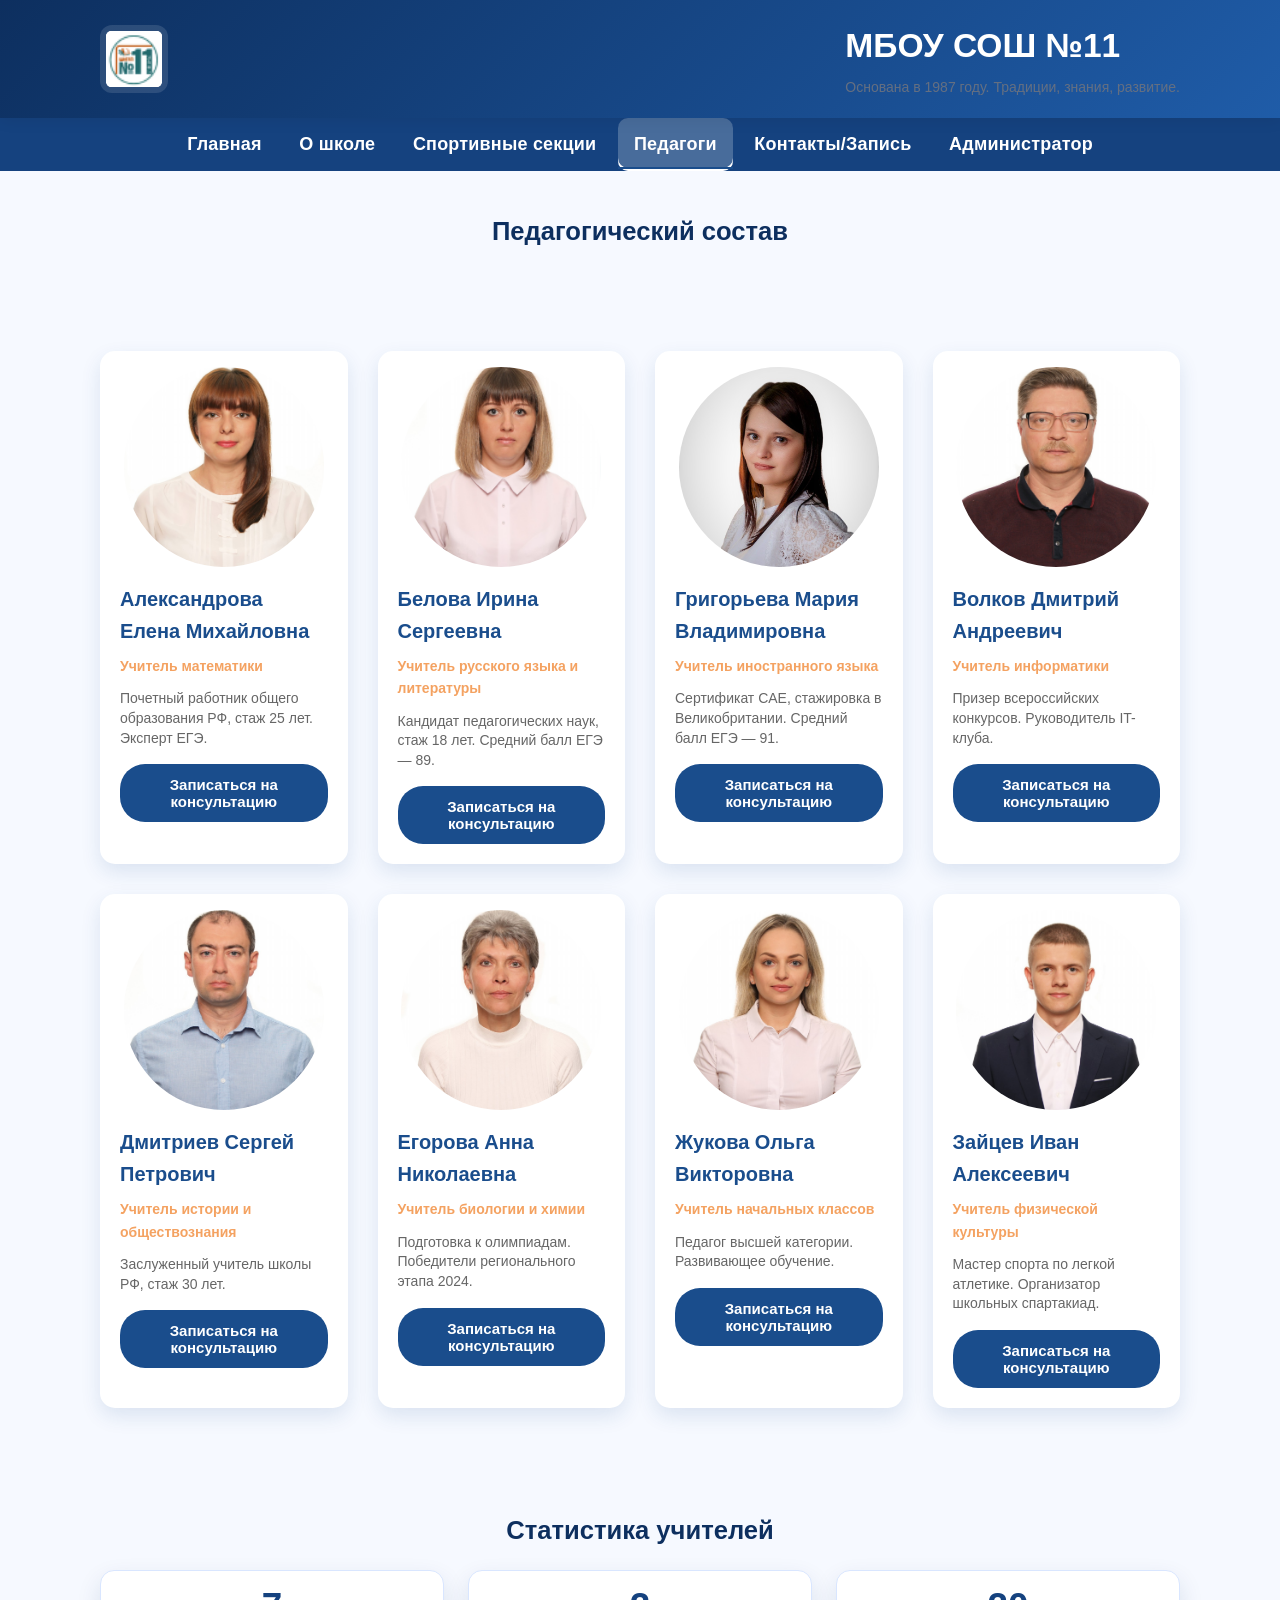
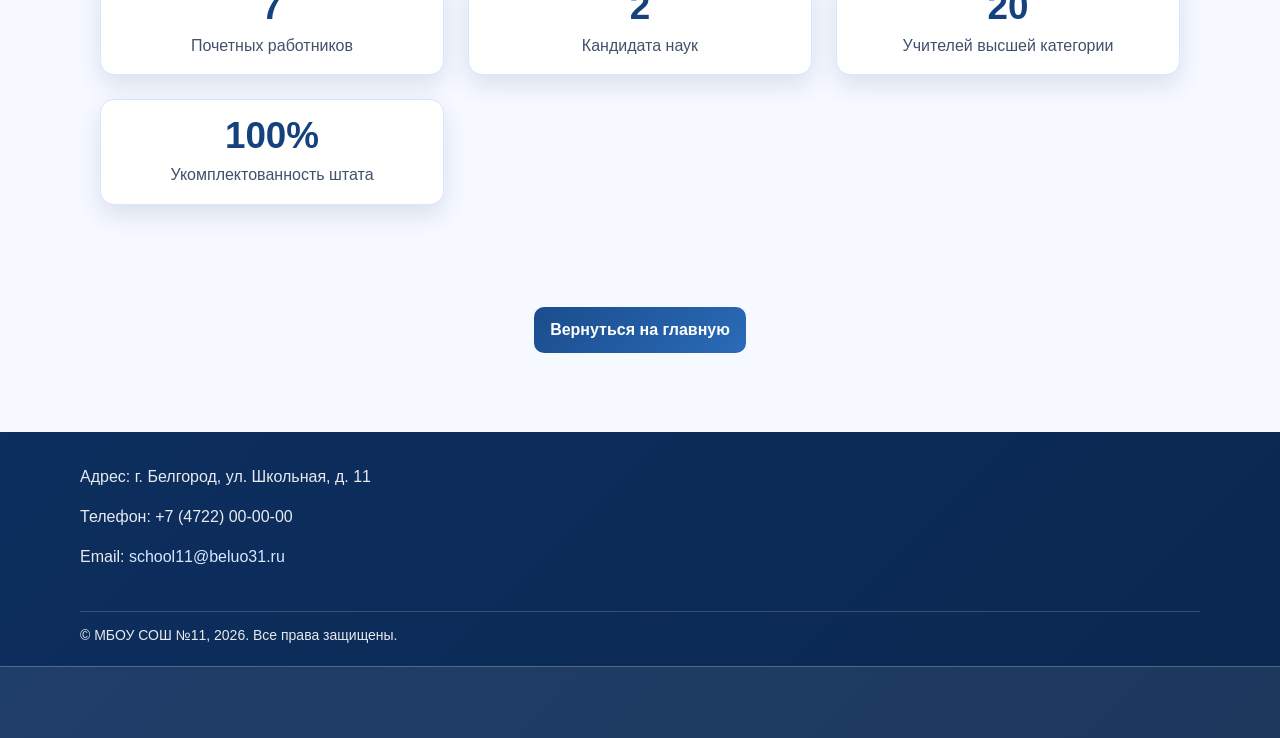
<file: teachers.html>
<!DOCTYPE html>
<html lang="ru">
  <head>
    <meta charset="UTF-8" />
    <meta name="viewport" content="width=device-width, initial-scale=1.0" />
    <title>Педагогический состав — МБОУ СОШ №11</title>
    <link rel="stylesheet" href="style.css" />
    <style>
      .news-ticker {
        overflow: hidden;
        white-space: nowrap;
      }
      .news-ticker__track {
        display: inline-block;
        padding-left: 100%;
        animation: ticker-move 18s linear infinite;
      }
      @keyframes ticker-move {
        0% { transform: translateX(0); }
        100% { transform: translateX(-100%); }
      }
    </style>
    <script src="script.js" defer></script>
  </head>
  <body>
    <header class="site-header">
      <div class="container header__inner">
        <div class="header__logo-wrap">
          <img src="logo.png" alt="Логотип МБОУ СОШ №11" class="header__logo" />
        </div>
        <div class="header__text">
          <h1 class="header__title">МБОУ СОШ №11</h1>
          <p class="header__subtitle">Основана в 1987 году. Традиции, знания, развитие.</p>
        </div>
      </div>
    </header>

    <nav class="site-nav" aria-label="Главное меню">
      <div class="container">
        <ul class="nav__list">
          <li class="nav__item"><a class="nav__link" href="index.html">Главная</a></li>
          <li class="nav__item"><a class="nav__link" href="about.html">О школе</a></li>
          <li class="nav__item"><a class="nav__link" href="sections.html">Спортивные секции</a></li>
          <li class="nav__item">
            <a class="nav__link nav__link--active" href="teachers.html" aria-current="page">Педагоги</a>
          </li>
          <li class="nav__item"><a class="nav__link" href="contacts.html">Контакты/Запись</a></li>
          <li class="nav__item"><a class="nav__link" href="admin.html">Администратор</a></li>
        </ul>
      </div>
    </nav>

    <main class="site-main">
      <section class="page-teachers-intro" aria-labelledby="page-heading">
        <div class="container">
          <h1 id="page-heading" class="section-title page-teachers-intro__title">Педагогический состав</h1>
        </div>
      </section>

      <section class="page-teachers" aria-labelledby="teachers-grid-heading">
        <div class="container">
          <h2 id="teachers-grid-heading" class="visually-hidden">Список педагогов</h2>
          <div class="teachers-grid">
            <article class="teacher-card">
              <img class="teacher-photo teacher-photo--uniform" src="teacher_math.jpg"
                onerror="this.onerror=null;this.src='https://randomuser.me/api/portraits/women/1.jpg';"
                alt="Александрова Елена Михайловна" />
              <div class="teacher-card__info">
                <h3 class="teacher-name">Александрова Елена Михайловна</h3>
                <p class="teacher-subject">Учитель математики</p>
                <p class="teacher-desc">Почетный работник общего образования РФ, стаж 25 лет. Эксперт ЕГЭ.</p>
                <button type="button" class="btn teacher-btn"
                  data-teacher="Александрова Елена Михайловна" data-subject="Математика">
                  Записаться на консультацию
                </button>
              </div>
            </article>

            <article class="teacher-card">
              <img class="teacher-photo teacher-photo--uniform" src="teacher_russian.jpg"
                onerror="this.onerror=null;this.src='https://randomuser.me/api/portraits/women/2.jpg';"
                alt="Белова Ирина Сергеевна" />
              <div class="teacher-card__info">
                <h3 class="teacher-name">Белова Ирина Сергеевна</h3>
                <p class="teacher-subject">Учитель русского языка и литературы</p>
                <p class="teacher-desc">Кандидат педагогических наук, стаж 18 лет. Средний балл ЕГЭ — 89.</p>
                <button type="button" class="btn teacher-btn"
                  data-teacher="Белова Ирина Сергеевна" data-subject="Русский язык и литература">
                  Записаться на консультацию
                </button>
              </div>
            </article>

            <article class="teacher-card">
              <img class="teacher-photo teacher-photo--uniform" src="teacher_english.jpg"
                onerror="this.onerror=null;this.src='https://randomuser.me/api/portraits/women/3.jpg';"
                alt="Григорьева Мария Владимировна" />
              <div class="teacher-card__info">
                <h3 class="teacher-name">Григорьева Мария Владимировна</h3>
                <p class="teacher-subject">Учитель иностранного языка</p>
                <p class="teacher-desc">Сертификат CAE, стажировка в Великобритании. Средний балл ЕГЭ — 91.</p>
                <button type="button" class="btn teacher-btn"
                  data-teacher="Григорьева Мария Владимировна" data-subject="Иностранный язык">
                  Записаться на консультацию
                </button>
              </div>
            </article>

            <article class="teacher-card">
              <img class="teacher-photo teacher-photo--uniform" src="teacher_informatics.jpg"
                onerror="this.onerror=null;this.src='https://randomuser.me/api/portraits/men/1.jpg';"
                alt="Волков Дмитрий Андреевич" />
              <div class="teacher-card__info">
                <h3 class="teacher-name">Волков Дмитрий Андреевич</h3>
                <p class="teacher-subject">Учитель информатики</p>
                <p class="teacher-desc">Призер всероссийских конкурсов. Руководитель IT-клуба.</p>
                <button type="button" class="btn teacher-btn"
                  data-teacher="Волков Дмитрий Андреевич" data-subject="Информатика">
                  Записаться на консультацию
                </button>
              </div>
            </article>

            <article class="teacher-card">
              <img class="teacher-photo teacher-photo--uniform" src="teacher_history.jpg"
                onerror="this.onerror=null;this.src='https://randomuser.me/api/portraits/men/2.jpg';"
                alt="Дмитриев Сергей Петрович" />
              <div class="teacher-card__info">
                <h3 class="teacher-name">Дмитриев Сергей Петрович</h3>
                <p class="teacher-subject">Учитель истории и обществознания</p>
                <p class="teacher-desc">Заслуженный учитель школы РФ, стаж 30 лет.</p>
                <button type="button" class="btn teacher-btn"
                  data-teacher="Дмитриев Сергей Петрович" data-subject="История и обществознание">
                  Записаться на консультацию
                </button>
              </div>
            </article>

            <article class="teacher-card">
              <img class="teacher-photo teacher-photo--uniform" src="teacher_biology.jpg"
                onerror="this.onerror=null;this.src='https://randomuser.me/api/portraits/women/4.jpg';"
                alt="Егорова Анна Николаевна" />
              <div class="teacher-card__info">
                <h3 class="teacher-name">Егорова Анна Николаевна</h3>
                <p class="teacher-subject">Учитель биологии и химии</p>
                <p class="teacher-desc">Подготовка к олимпиадам. Победители регионального этапа 2024.</p>
                <button type="button" class="btn teacher-btn"
                  data-teacher="Егорова Анна Николаевна" data-subject="Биология и химия">
                  Записаться на консультацию
                </button>
              </div>
            </article>

            <article class="teacher-card">
              <img class="teacher-photo teacher-photo--uniform" src="teacher_primary.jpg"
                onerror="this.onerror=null;this.src='https://randomuser.me/api/portraits/women/5.jpg';"
                alt="Жукова Ольга Викторовна" />
              <div class="teacher-card__info">
                <h3 class="teacher-name">Жукова Ольга Викторовна</h3>
                <p class="teacher-subject">Учитель начальных классов</p>
                <p class="teacher-desc">Педагог высшей категории. Развивающее обучение.</p>
                <button type="button" class="btn teacher-btn"
                  data-teacher="Жукова Ольга Викторовна" data-subject="Начальные классы">
                  Записаться на консультацию
                </button>
              </div>
            </article>

            <article class="teacher-card">
              <img class="teacher-photo teacher-photo--uniform" src="teacher_physcult.jpg"
                onerror="this.onerror=null;this.src='https://randomuser.me/api/portraits/men/3.jpg';"
                alt="Зайцев Иван Алексеевич" />
              <div class="teacher-card__info">
                <h3 class="teacher-name">Зайцев Иван Алексеевич</h3>
                <p class="teacher-subject">Учитель физической культуры</p>
                <p class="teacher-desc">Мастер спорта по легкой атлетике. Организатор школьных спартакиад.</p>
                <button type="button" class="btn teacher-btn"
                  data-teacher="Зайцев Иван Алексеевич" data-subject="Физическая культура">
                  Записаться на консультацию
                </button>
              </div>
            </article>
          </div>
        </div>
      </section>

      <aside class="teacher-stats" aria-labelledby="teacher-stats-heading">
        <div class="container">
          <h2 id="teacher-stats-heading" class="section-title">Статистика учителей</h2>
          <div class="stats__grid">
            <article class="stats-card">
              <p class="stats-card__value">7</p>
              <p class="stats-card__label">Почетных работников</p>
            </article>
            <article class="stats-card">
              <p class="stats-card__value">2</p>
              <p class="stats-card__label">Кандидата наук</p>
            </article>
            <article class="stats-card">
              <p class="stats-card__value">20</p>
              <p class="stats-card__label">Учителей высшей категории</p>
            </article>
            <article class="stats-card">
              <p class="stats-card__value">100%</p>
              <p class="stats-card__label">Укомплектованность штата</p>
            </article>
          </div>
        </div>
      </aside>

      <section class="page-back" aria-label="Навигация по сайту">
        <div class="container page-back__inner">
          <a class="btn btn-back-home" href="index.html">Вернуться на главную</a>
        </div>
      </section>
    </main>

    <footer class="site-footer">
      <div class="container footer__inner">
        <address class="footer__contacts">
          <p class="footer__contact-item">Адрес: г. Белгород, ул. Школьная, д. 11</p>
          <p class="footer__contact-item">Телефон: +7 (4722) 00-00-00</p>
          <p class="footer__contact-item">Email: <a href="mailto:school11@beluo31.ru">school11@beluo31.ru</a></p>
        </address>
        <p class="footer__copyright">© МБОУ СОШ №11, 2026. Все права защищены.</p>
      </div>
      <div class="news-ticker" aria-label="Новости и объявления">
        <p class="news-ticker__track">
          Объявление: идет набор в спортивные секции на 2026-2027 учебный год • Новости: открыта запись
          на консультации с педагогами • Важно: актуальное расписание размещено в разделе «Контакты/Запись»
        </p>
      </div>
    </footer>

    <!-- Модальное окно: запись на консультацию к педагогу -->
    <div class="modal" id="teacherModal" aria-hidden="true" role="dialog" aria-labelledby="teacherModalTitle">
      <div class="modal__overlay" data-modal-close></div>
      <div class="modal__dialog">
        <button type="button" class="modal__close" data-modal-close aria-label="Закрыть">&times;</button>
        <h2 class="modal__title" id="teacherModalTitle">Запись на консультацию</h2>
        <form id="teacherForm" class="modal-form" novalidate>
          <div class="modal-form__group">
            <label for="teacherStudentName">ФИО ученика <span class="required">*</span></label>
            <input type="text" id="teacherStudentName" name="studentName" autocomplete="name" />
            <span class="form-error" data-error-for="teacherStudentName"></span>
          </div>
          <div class="modal-form__group">
            <label for="teacherStudentClass">Класс <span class="required">*</span></label>
            <input type="text" id="teacherStudentClass" name="studentClass" placeholder="Например, 9А" />
            <span class="form-error" data-error-for="teacherStudentClass"></span>
          </div>
          <div class="modal-form__group">
            <label for="teacherPhone">Телефон <span class="required">*</span></label>
            <input type="tel" id="teacherPhone" name="phone" autocomplete="tel" />
            <span class="form-error" data-error-for="teacherPhone"></span>
          </div>
          <div class="modal-form__group">
            <label for="teacherName">Выбранный педагог</label>
            <input type="text" id="teacherName" name="teacher" readonly />
          </div>
          <div class="modal-form__group">
            <label for="teacherSubject">Предмет</label>
            <input type="text" id="teacherSubject" name="subject" readonly />
          </div>
          <fieldset class="modal-form__fieldset">
            <legend>Тип занятия <span class="required">*</span></legend>
            <ul class="modal-form__radios">
              <li><input type="radio" id="lessonConsult" name="lessonType" value="consultation" /><label for="lessonConsult">Консультация</label></li>
              <li><input type="radio" id="lessonExtra" name="lessonType" value="extra" /><label for="lessonExtra">Дополнительное занятие</label></li>
              <li><input type="radio" id="lessonCompetition" name="lessonType" value="competition" /><label for="lessonCompetition">Подготовка к соревнованиям</label></li>
              <li><input type="radio" id="lessonSport" name="lessonType" value="sport" /><label for="lessonSport">Спортивная подготовка</label></li>
            </ul>
            <span class="form-error" data-error-for="lessonType"></span>
          </fieldset>
          <div class="modal-form__row">
            <div class="modal-form__group">
              <label for="teacherDate">Желаемая дата <span class="required">*</span></label>
              <input type="date" id="teacherDate" name="preferredDate" />
              <span class="form-error" data-error-for="teacherDate"></span>
            </div>
            <div class="modal-form__group">
              <label for="teacherTime">Желаемое время <span class="required">*</span></label>
              <input type="time" id="teacherTime" name="preferredTime" />
              <span class="form-error" data-error-for="teacherTime"></span>
            </div>
          </div>
          <div class="modal-form__group">
            <label for="teacherComment">Комментарий</label>
            <textarea id="teacherComment" name="comment" rows="3"></textarea>
          </div>
          <p class="modal-form__message" id="teacherFormMessage" role="status"></p>
          <div class="modal-form__actions">
            <button type="submit" class="btn modal-form__submit">Отправить заявку</button>
            <button type="button" class="btn modal-form__cancel" data-modal-close>Отмена</button>
          </div>
        </form>
      </div>
    </div>

    <div class="toast" id="toast" role="alert" aria-live="polite"></div>
  </body>
</html>
</file>
<file: style.css>
@import url("https://fonts.googleapis.com/css2?family=Roboto:wght@400;500;700;900&display=swap");

:root {
  --primary-blue: #1a4d8c;
  --accent-orange: #f4a261;
  --light-bg: #f8f9fa;
  --dark-text: #333;
  --footer-bg: #1a2a3a;
  --white: #fff;
  --muted-text: #6b7280;
  --shadow-sm: 0 8px 20px rgba(26, 77, 140, 0.12);
  --shadow-lg: 0 14px 30px rgba(26, 77, 140, 0.2);
}

* {
  margin: 0;
  padding: 0;
  box-sizing: border-box;
}

html {
  scroll-behavior: smooth;
}

body {
  font-family: "Roboto", "Segoe UI", sans-serif;
  color: var(--dark-text);
  background-color: var(--light-bg);
  line-height: 1.6;
  animation: page-fade-in 0.8s ease;
}

img {
  display: block;
  max-width: 100%;
}

a {
  color: inherit;
  text-decoration: none;
}

.container {
  max-width: 1200px;
  margin: 0 auto;
  padding: 0 20px;
}

/* Header */
.site-header {
  background-color: var(--white);
  box-shadow: 0 2px 15px rgba(0, 0, 0, 0.08);
  position: sticky;
  top: 0;
  z-index: 50;
}

.header__inner {
  min-height: 86px;
  display: flex;
  align-items: center;
  justify-content: space-between;
  gap: 24px;
}

.header__logo-wrap {
  display: flex;
  align-items: center;
  gap: 14px;
}

.header__logo {
  height: 60px;
  width: auto;
}

.header__title {
  font-size: 24px;
  font-weight: 700;
  color: var(--primary-blue);
}

.header__subtitle {
  font-size: 14px;
  color: var(--muted-text);
}

/* Navigation */
.site-nav {
  margin-left: auto;
}

.nav__list {
  list-style: none;
  display: flex;
  align-items: center;
  gap: 15px;
}

.nav__item {
  margin: 0;
}

.nav__link {
  position: relative;
  display: inline-block;
  color: #000;
  font-size: 18px;
  padding: 8px 2px;
  transition: color 0.3s ease;
}

.nav__link::after {
  content: "";
  position: absolute;
  left: 0;
  bottom: 2px;
  width: 0;
  height: 2px;
  background-color: var(--primary-blue);
  transition: width 0.3s ease;
}

.nav__link:hover,
.nav__link:focus-visible {
  color: var(--primary-blue);
}

.nav__link:hover::after,
.nav__link:focus-visible::after {
  width: 100%;
}

.nav__link--active {
  color: var(--primary-blue);
  font-weight: 700;
}

.nav__link--active::after {
  width: 100%;
}

/* Hero */
.hero {
  position: relative;
  min-height: 500px;
  display: flex;
  align-items: center;
  justify-content: center;
  background-size: cover;
  background-position: center;
  isolation: isolate;
}

.hero::before {
  content: "";
  position: absolute;
  inset: 0;
  background: rgba(0, 0, 0, 0.5);
  z-index: -1;
}

.hero__content {
  text-align: center;
  color: var(--white);
}

.hero__title,
.hero h1 {
  font-size: 48px;
  line-height: 1.2;
  margin-bottom: 14px;
}

.hero__subtitle {
  font-size: 20px;
  margin-bottom: 24px;
}

.hero__btn,
.btn--hero {
  display: inline-block;
  border: 2px solid var(--white);
  background: transparent;
  color: var(--white);
  padding: 12px 24px;
  font-weight: 500;
}

.hero__btn:hover,
.btn--hero:hover {
  background-color: var(--white);
  color: var(--primary-blue);
}

.hero--compact {
  min-height: 200px;
}

.hero--compact .hero__title,
.hero--compact h1 {
  font-size: 28px;
  margin-bottom: 8px;
}

.hero--compact .hero__subtitle {
  font-size: 16px;
  margin-bottom: 0;
}

/* Common sections */
.director-greeting,
.stats,
.teacher-stats,
.school-facts,
.infrastructure {
  padding: 60px 0;
}

.page-teachers,
.page-back {
  padding: 60px 0;
}

.page-back__inner {
  text-align: center;
}

.btn-back-home {
  display: inline-flex;
  background: linear-gradient(135deg, var(--primary-blue), #2a6bb8);
  color: var(--white);
  padding: 12px 28px;
  border-radius: 10px;
  font-weight: 600;
  border: none;
  cursor: pointer;
  transition: transform 0.3s ease, box-shadow 0.3s ease;
}

.btn-back-home:hover {
  box-shadow: var(--shadow-lg);
  transform: translateY(-2px);
}

.section-title {
  text-align: center;
  font-size: 36px;
  color: var(--primary-blue);
  margin-bottom: 40px;
}

/* Director greeting */
.director-greeting__inner {
  display: grid;
  grid-template-columns: 1fr 2fr;
  gap: 30px;
  align-items: start;
}

.director-greeting__photo {
  width: 100%;
  border-radius: 15px;
  box-shadow: var(--shadow-sm);
}

.director-greeting__text {
  font-size: 18px;
  line-height: 1.6;
}

.director-greeting__signature {
  margin-top: 20px;
  font-style: italic;
  color: var(--accent-orange);
  font-weight: 500;
}

/* Stats */
.stats__grid {
  display: grid;
  grid-template-columns: repeat(3, 1fr);
  gap: 24px;
}

.stats-card {
  background-color: var(--white);
  border-radius: 15px;
  box-shadow: var(--shadow-sm);
  padding: 30px;
  text-align: center;
  transition: transform 0.3s ease, box-shadow 0.3s ease;
}

.stats-card:hover {
  transform: translateY(-5px);
  box-shadow: var(--shadow-lg);
}

.stats-card__value {
  font-size: 48px;
  font-weight: 900;
  color: var(--primary-blue);
  line-height: 1.1;
}

.stats-card__label {
  margin-top: 8px;
  font-size: 16px;
  color: #666;
}

/* Generic info lists */
.school-facts__list,
.infrastructure__list {
  display: grid;
  gap: 14px;
  list-style: none;
}

.school-facts__item,
.infrastructure__item {
  background: var(--white);
  border-left: 5px solid var(--primary-blue);
  border-radius: 10px;
  padding: 16px 18px;
  box-shadow: var(--shadow-sm);
}

/* Табличная вёрстка (главная страница) */
.schedule-section {
  padding: 60px 0;
}

.schedule-table {
  width: 100%;
  max-width: 560px;
  margin: 0 auto;
  border-collapse: collapse;
  background: var(--white);
  border-radius: 12px;
  overflow: hidden;
  box-shadow: var(--shadow-sm);
}

.schedule-table th,
.schedule-table td {
  padding: 14px 18px;
  text-align: left;
  border-bottom: 1px solid #e5e7eb;
}

.schedule-table thead {
  background: var(--primary-blue);
  color: var(--white);
}

.schedule-table tbody tr:last-child td {
  border-bottom: none;
}

/* Страница педагогов */
.teachers-grid {
  display: grid;
  grid-template-columns: repeat(4, 1fr);
  gap: 30px;
  padding: 10px 0 0;
}

.teacher-card {
  background-color: var(--white);
  border-radius: 15px;
  overflow: hidden;
  box-shadow: var(--shadow-sm);
  transition: transform 0.3s ease, box-shadow 0.3s ease;
}

.teacher-card:hover {
  transform: translateY(-5px);
  box-shadow: var(--shadow-lg);
}

.teacher-photo {
  width: 100%;
  height: 250px;
  object-fit: cover;
  display: block;
}

/* Одинаковые портреты: круг 200×200 (запасной вариант — квадрат с сильным скруглением) */
.teacher-photo--uniform {
  width: 200px;
  height: 200px;
  max-width: 100%;
  margin: 16px auto 0;
  border-radius: 50%;
  object-fit: cover;
  flex-shrink: 0;
}

.page-teachers-intro {
  padding: 40px 0 10px;
  text-align: center;
}

.page-teachers-intro__title {
  margin-bottom: 0;
}

.visually-hidden {
  position: absolute;
  width: 1px;
  height: 1px;
  padding: 0;
  margin: -1px;
  overflow: hidden;
  clip: rect(0, 0, 0, 0);
  white-space: nowrap;
  border: 0;
}

.teacher-card__info {
  padding: 0 0 20px;
}

.teacher-name {
  font-size: 20px;
  font-weight: 700;
  color: var(--primary-blue);
  margin: 0;
  padding: 16px 20px 0;
}

.teacher-subject {
  color: var(--accent-orange);
  font-size: 14px;
  font-weight: 700;
  margin: 8px 0 0;
  padding: 0 20px;
}

.teacher-desc {
  color: #666;
  font-size: 14px;
  line-height: 1.4;
  margin: 12px 0 16px;
  padding: 0 20px;
}

.teacher-btn {
  display: block;
  width: calc(100% - 40px);
  margin: 0 20px;
  padding: 12px 24px;
  border: none;
  border-radius: 25px;
  background-color: var(--primary-blue);
  color: var(--white);
  font-weight: 600;
  font-size: 15px;
  font-family: inherit;
  cursor: pointer;
  transition: transform 0.3s ease, box-shadow 0.3s ease, background-color 0.3s ease;
}

.teacher-btn:hover {
  background-color: #153d6e;
  box-shadow: var(--shadow-lg);
  transform: translateY(-2px);
}

.teacher-card__socials {
  display: flex;
  justify-content: center;
  gap: 12px;
  margin-top: 14px;
}

.teacher-card__social-link {
  display: inline-flex;
  align-items: center;
  justify-content: center;
  width: 36px;
  height: 36px;
  border-radius: 50%;
  background: var(--light-bg);
  color: var(--primary-blue);
  font-size: 18px;
  transition: background 0.3s ease, color 0.3s ease;
}

.teacher-card__social-link:hover {
  background: var(--primary-blue);
  color: var(--white);
}

/* Статистика учителей — те же карточки и сетка, что на главной (.stats) */
.teacher-stats .stats__grid {
  grid-template-columns: repeat(3, 1fr);
  gap: 24px;
}

/* Footer */
.site-footer {
  background-color: var(--footer-bg);
  color: var(--white);
  margin-top: 30px;
}

.footer__inner {
  display: grid;
  grid-template-columns: repeat(3, 1fr);
  gap: 24px;
  padding: 36px 0 24px;
}

.footer__contacts,
.footer__nav,
.footer__socials {
  display: grid;
  gap: 8px;
}

.footer__contact-item,
.footer__link {
  color: rgba(255, 255, 255, 0.9);
}

.footer__link:hover {
  color: var(--accent-orange);
}

.footer__copyright {
  grid-column: 1 / -1;
  border-top: 1px solid rgba(255, 255, 255, 0.2);
  padding-top: 12px;
  font-size: 14px;
  opacity: 0.85;
}

/* News ticker */
.news-ticker {
  background-color: #13202d;
  overflow: hidden;
  white-space: nowrap;
  padding: 10px 0;
}

.news-ticker__track {
  display: inline-block;
  padding-left: 100%;
  animation: ticker-scroll 18s linear infinite;
}

/* Forms and interactive elements */
button,
.btn {
  cursor: pointer;
  transition: all 0.3s ease;
}

button:active,
.btn:active {
  transform: scale(0.98);
}

input,
textarea,
select {
  width: 100%;
  border: 1px solid #d1d5db;
  border-radius: 10px;
  padding: 10px 12px;
  font: inherit;
  color: var(--dark-text);
  outline: none;
  transition: border-color 0.3s ease, box-shadow 0.3s ease;
}

input:focus,
textarea:focus,
select:focus {
  border-color: var(--primary-blue);
  box-shadow: 0 0 0 4px rgba(26, 77, 140, 0.2);
}

/* Scroll animations utility classes */
.fade-in-up {
  opacity: 0;
  transform: translateY(24px);
  animation: fade-in-up 0.8s ease forwards;
}

/* Animations */
@keyframes fade-in-up {
  from {
    opacity: 0;
    transform: translateY(24px);
  }
  to {
    opacity: 1;
    transform: translateY(0);
  }
}

@keyframes page-fade-in {
  from {
    opacity: 0;
  }
  to {
    opacity: 1;
  }
}

@keyframes ticker-scroll {
  0% {
    transform: translateX(0);
  }
  100% {
    transform: translateX(-100%);
  }
}

/* Tablet */
@media (max-width: 768px) {
  .header__inner {
    flex-direction: column;
    align-items: flex-start;
    padding: 12px 0;
  }

  .site-nav {
    width: 100%;
  }

  .nav__list {
    width: 100%;
    flex-direction: column;
    align-items: flex-start;
    gap: 8px;
  }

  .director-greeting__inner {
    grid-template-columns: 1fr;
  }

  .stats__grid {
    grid-template-columns: repeat(2, 1fr);
  }

  .teachers-grid {
    grid-template-columns: repeat(2, 1fr);
    gap: 24px;
  }

  .teacher-stats .stats__grid {
    grid-template-columns: repeat(2, 1fr);
  }

  .footer__inner {
    grid-template-columns: repeat(2, 1fr);
  }
}

/* Phone */
@media (max-width: 480px) {
  .hero {
    min-height: 300px;
  }

  .hero--compact {
    min-height: 180px;
  }

  .hero__title,
  .hero h1 {
    font-size: 32px;
  }

  .hero__subtitle {
    font-size: 16px;
  }

  .section-title {
    font-size: 28px;
    margin-bottom: 28px;
  }

  .stats__grid,
  .teachers-grid,
  .teacher-stats .stats__grid,
  .footer__inner {
    grid-template-columns: 1fr;
  }
}
:root {
  --blue-900: #0d2f5f;
  --blue-800: #15427f;
  --blue-700: #1f5ca8;
  --blue-500: #2f76d2;
  --blue-100: #eaf2ff;
  --text-900: #18212f;
  --text-700: #42516a;
  --white: #ffffff;
  --shadow: 0 10px 24px rgba(13, 47, 95, 0.12);
}

*,
*::before,
*::after {
  box-sizing: border-box;
}

html,
body {
  margin: 0;
  padding: 0;
}

body {
  font-family: "Segoe UI", Tahoma, Geneva, Verdana, sans-serif;
  color: var(--text-900);
  background-color: #f6f9ff;
  line-height: 1.6;
}

img {
  max-width: 100%;
  display: block;
}

a {
  color: var(--blue-700);
  text-decoration: none;
  transition: color 0.25s ease, opacity 0.25s ease;
}

a:hover,
a:focus-visible {
  color: var(--blue-500);
}

.container {
  width: min(1120px, 92%);
  margin: 0 auto;
}

.section-title {
  margin: 0 0 1.2rem;
  font-size: clamp(1.35rem, 2vw, 1.9rem);
  color: var(--blue-900);
}

.site-header {
  background: linear-gradient(135deg, var(--blue-900), var(--blue-700));
  color: var(--white);
  padding: 1rem 0;
}

.header__inner {
  display: flex;
  align-items: center;
  gap: 1rem;
}

.header__logo {
  width: 68px;
  height: 68px;
  object-fit: contain;
  background-color: rgba(255, 255, 255, 0.12);
  border-radius: 12px;
  padding: 0.35rem;
}

.header__title {
  margin: 0;
  font-size: clamp(1.4rem, 3vw, 2.1rem);
}

.header__subtitle {
  margin: 0.2rem 0 0;
  opacity: 0.92;
}

.site-nav {
  background-color: var(--blue-800);
  position: sticky;
  top: 0;
  z-index: 10;
}

.nav__list {
  margin: 0;
  padding: 0;
  list-style: none;
  display: flex;
  align-items: center;
  justify-content: center;
  flex-wrap: wrap;
  gap: 0.35rem;
}

.nav__link {
  display: inline-block;
  color: var(--white);
  padding: 0.75rem 1rem;
  border-radius: 10px;
  font-weight: 600;
  letter-spacing: 0.2px;
  transition: background-color 0.25s ease, transform 0.25s ease, box-shadow 0.25s ease;
}

.nav__link:hover,
.nav__link:focus-visible {
  color: var(--white);
  background-color: rgba(255, 255, 255, 0.15);
  transform: translateY(-1px);
  box-shadow: 0 6px 14px rgba(0, 0, 0, 0.2);
}

.nav__link--active {
  background-color: rgba(255, 255, 255, 0.22);
  box-shadow: inset 0 -3px 0 var(--white);
}

.nav__link--active:hover,
.nav__link--active:focus-visible {
  background-color: rgba(255, 255, 255, 0.28);
}

.hero {
  min-height: 320px;
  background-size: cover;
  background-position: center;
  color: var(--white);
}

.hero__content {
  padding: clamp(4rem, 10vw, 7rem) 0;
}

.hero__title {
  margin: 0;
  max-width: 760px;
  font-size: clamp(1.9rem, 5vw, 3.2rem);
  line-height: 1.2;
}

.hero__subtitle {
  margin: 1rem 0 0;
  max-width: 650px;
  font-size: clamp(1rem, 2.2vw, 1.3rem);
}

.director-greeting,
.stats,
.teacher-stats,
.school-facts,
.infrastructure {
  padding: 2.6rem 0;
}

.director-greeting__inner {
  display: grid;
  grid-template-columns: minmax(200px, 280px) 1fr;
  gap: 1.5rem;
  align-items: start;
}

.director-greeting__photo {
  width: 100%;
  border-radius: 14px;
  box-shadow: var(--shadow);
}

.director-greeting__content {
  background-color: var(--white);
  border-radius: 14px;
  padding: 1.2rem 1.2rem 1.35rem;
  box-shadow: var(--shadow);
}

.director-greeting__text,
.director-greeting__signature {
  margin: 0;
}

.director-greeting__signature {
  margin-top: 1rem;
  font-weight: 700;
  color: var(--blue-900);
}

.stats__grid {
  display: grid;
  grid-template-columns: repeat(3, minmax(200px, 1fr));
  gap: 1rem;
}

.stats-card {
  background: var(--white);
  border: 1px solid #d9e6ff;
  border-radius: 14px;
  padding: 1rem;
  box-shadow: var(--shadow);
  transition: transform 0.25s ease, box-shadow 0.25s ease, border-color 0.25s ease;
}

.stats-card:hover {
  transform: translateY(-4px);
  box-shadow: 0 14px 28px rgba(13, 47, 95, 0.18);
  border-color: #b7d1ff;
}

.stats-card__value {
  margin: 0;
  font-size: clamp(1.7rem, 4vw, 2.3rem);
  color: var(--blue-800);
  font-weight: 800;
}

.stats-card__label {
  margin: 0.35rem 0 0;
  color: var(--text-700);
}

.school-facts__list,
.infrastructure__list {
  margin: 0;
  padding-left: 1.15rem;
  display: grid;
  gap: 0.7rem;
}

.school-facts__item,
.infrastructure__item {
  background: var(--white);
  border-radius: 12px;
  padding: 0.75rem 0.9rem;
  box-shadow: 0 6px 18px rgba(13, 47, 95, 0.08);
}

.site-footer {
  background: linear-gradient(135deg, var(--blue-900), #0a274f);
  color: var(--white);
  margin-top: 1.2rem;
}

.footer__inner {
  padding: 1.8rem 0 1.2rem;
}

.footer__contacts {
  font-style: normal;
  margin: 0;
}

.footer__contact-item {
  margin: 0.2rem 0;
}

.site-footer a {
  color: #d7e8ff;
}

.site-footer a:hover,
.site-footer a:focus-visible {
  color: var(--white);
  text-decoration: underline;
}

.footer__copyright {
  margin: 0.9rem 0 0;
  opacity: 0.9;
}

.news-ticker {
  border-top: 1px solid rgba(255, 255, 255, 0.22);
  overflow: hidden;
  white-space: nowrap;
  background-color: rgba(255, 255, 255, 0.08);
}

.news-ticker__track {
  display: inline-block;
  padding: 0.8rem 0;
  padding-left: 100%;
  font-weight: 600;
  animation: ticker-move 18s linear infinite;
}

@keyframes ticker-move {
  0% {
    transform: translateX(0);
  }
  100% {
    transform: translateX(-100%);
  }
}

/* Универсальный стиль "кнопки" на будущее */
.btn,
button {
  display: inline-flex;
  align-items: center;
  justify-content: center;
  border: 0;
  border-radius: 10px;
  background-color: var(--blue-700);
  color: var(--white);
  padding: 0.65rem 1rem;
  cursor: pointer;
  transition: transform 0.2s ease, background-color 0.2s ease, box-shadow 0.2s ease;
}

.btn:hover,
button:hover,
.btn:focus-visible,
button:focus-visible {
  background-color: var(--blue-500);
  transform: translateY(-1px);
  box-shadow: 0 10px 20px rgba(13, 47, 95, 0.18);
}

@media (max-width: 920px) {
  .director-greeting__inner {
    grid-template-columns: 1fr;
  }

  .director-greeting__photo-wrap {
    max-width: 320px;
  }

  .stats__grid {
    grid-template-columns: repeat(2, minmax(180px, 1fr));
  }
}

@media (max-width: 620px) {
  .header__inner {
    flex-direction: column;
    align-items: flex-start;
  }

  .nav__list {
    justify-content: flex-start;
  }

  .nav__link {
    padding: 0.65rem 0.85rem;
  }

  .hero {
    min-height: 260px;
  }

  .stats__grid {
    grid-template-columns: 1fr;
  }
}

/* Компактный hero страницы «Педагоги» — перекрывает дублирующиеся правила выше */
.hero.hero--compact {
  min-height: 200px;
}

@media (max-width: 480px) {
  .hero.hero--compact {
    min-height: 180px;
  }
}

/* Кнопка консультации: перекрывает общий .btn из дублирующего блока */
.btn.teacher-btn {
  display: block;
  width: calc(100% - 40px);
  margin: 0 20px;
  padding: 12px 24px;
  border-radius: 25px;
  background-color: var(--primary-blue);
  color: var(--white);
  font-weight: 600;
}

.btn.teacher-btn:hover {
  background-color: #153d6e;
}

/* Страница контактов */
.contacts-page {
  padding: 50px 0 40px;
}

/* 1. Сетка контактов */
.contacts-grid,
.contacts-layout {
  display: grid;
  grid-template-columns: 1fr 1fr;
  gap: 40px;
  align-items: start;
}

/* 2. Контактная информация */
.contact-info {
  background: var(--white);
  border-radius: 15px;
  padding: 30px;
  box-shadow: var(--shadow-sm);
}

.contacts-address {
  font-style: normal;
  margin: 0 0 1.25rem;
  line-height: 1.5;
}

.contact-item {
  padding: 15px 0;
  display: flex;
  align-items: center;
  gap: 0;
}

.contact-icon {
  flex-shrink: 0;
  width: 24px;
  height: 24px;
  margin-right: 15px;
  font-size: 20px;
  line-height: 1;
  display: flex;
  align-items: center;
  justify-content: center;
}

.contacts-address a {
  color: var(--primary-blue);
}

.contacts-map-wrap {
  margin-top: 0.5rem;
}

.contacts-map-note {
  font-size: 13px;
  color: var(--muted-text);
  margin-top: 8px;
}

.contacts-page__block-title {
  font-size: 1.35rem;
  color: var(--primary-blue);
  margin: 0 0 1rem;
}

/* 4. Таймер */
.timer {
  text-align: center;
  background-color: var(--accent-orange);
  padding: 15px;
  border-radius: 10px;
  margin: 20px 0;
}

.timer__label,
.countdown-block__label {
  font-weight: 600;
  margin: 0 0 12px;
  color: var(--dark-text);
}

.timer-numbers {
  display: flex;
  justify-content: center;
  flex-wrap: wrap;
  gap: 20px;
}

.timer-box {
  text-align: center;
  background: var(--white);
  padding: 10px;
  border-radius: 10px;
  min-width: 70px;
}

.timer-box span[id] {
  display: block;
  font-size: 32px;
  font-weight: bold;
  color: var(--primary-blue);
  line-height: 1.2;
}

.timer-box__unit {
  display: block;
  font-size: 12px;
  font-weight: 500;
  color: var(--muted-text);
  margin-top: 4px;
}

/* 3. Форма */
.contact-form,
.contacts-form {
  background: var(--white);
  border-radius: 15px;
  padding: 30px;
  box-shadow: var(--shadow-sm);
  display: grid;
  gap: 0;
}

.form-group,
.contacts-form__field {
  margin-bottom: 20px;
}

.form-group:last-of-type,
.contacts-form__field:last-of-type {
  margin-bottom: 0;
}

.form-group label,
.contacts-form__field label,
.contacts-form__fieldset legend {
  display: block;
  margin-bottom: 8px;
  font-weight: 700;
  font-size: 14px;
}

.form-group input,
.form-group select,
.contacts-form__field input,
.contacts-form__field select {
  width: 100%;
  padding: 10px;
  border-radius: 8px;
  border: 1px solid #ddd;
  font: inherit;
}

.contacts-form__fieldset {
  border: 1px solid #e5e7eb;
  border-radius: 12px;
  padding: 12px 14px;
  margin: 0 0 20px;
}

.checkbox-group,
.contacts-form__checks {
  list-style: none;
  margin: 0;
  padding: 0;
  display: grid;
  grid-template-columns: repeat(2, 1fr);
  gap: 10px;
}

.checkbox-group li,
.contacts-form__checks li {
  display: flex;
  align-items: center;
  gap: 8px;
}

.checkbox-group input,
.contacts-form__checks input {
  width: auto;
}

.radio-group,
.contacts-form__radios {
  list-style: none;
  margin: 0;
  padding: 0;
  display: flex;
  flex-wrap: wrap;
  gap: 20px;
}

.radio-group li,
.contacts-form__radios li {
  display: flex;
  align-items: center;
  gap: 8px;
}

.radio-group input,
.contacts-form__radios input {
  width: auto;
}

.contacts-form__message {
  min-height: 1.25em;
  font-size: 14px;
  color: var(--primary-blue);
  margin: 4px 0 12px;
}

.contacts-form__actions {
  display: flex;
  flex-direction: column;
  gap: 10px;
  margin-top: 8px;
}

.submit-btn,
.contacts-form__btn-submit {
  background: var(--primary-blue);
  color: var(--white);
  padding: 12px 30px;
  border-radius: 25px;
  cursor: pointer;
  border: none;
  font-weight: 600;
}

.clear-btn,
.contacts-form__btn-clear {
  background: #9ca3af;
  color: var(--white);
  padding: 12px 30px;
  border-radius: 25px;
  cursor: pointer;
  border: none;
  font-weight: 600;
}

.clear-btn:hover,
.contacts-form__btn-clear:hover {
  background: #6b7280;
}

.submit-btn:hover,
.contacts-form__btn-submit:hover {
  background: #153d6e;
}

/* 5. Карточки направлений */
.contacts-directions {
  padding: 40px 0 60px;
}

.directions-grid {
  display: grid;
  grid-template-columns: repeat(4, 1fr);
  gap: 20px;
  margin-top: 40px;
}

.direction-card {
  text-align: center;
  padding: 20px;
  background: var(--white);
  border-radius: 10px;
  cursor: pointer;
  transition: transform 0.3s ease, background-color 0.3s ease, box-shadow 0.3s ease;
  border: 1px solid #eee;
}

.direction-card:hover {
  transform: scale(1.05);
  background: #f0f0f0;
  box-shadow: var(--shadow-sm);
}

.direction-card.direction-card--js-hover {
  background-color: #eaf2ff;
  transform: scale(1.05);
  box-shadow: var(--shadow-lg);
}

.direction-card__title {
  font-size: 1.05rem;
  color: var(--primary-blue);
  margin: 0 0 8px;
}

.direction-card__text {
  margin: 0;
  font-size: 14px;
  color: #555;
  line-height: 1.45;
}

/* 6. Адаптивность */
@media (max-width: 960px) {
  .contacts-grid,
  .contacts-layout {
    grid-template-columns: 1fr;
  }

  .checkbox-group,
  .contacts-form__checks {
    grid-template-columns: 1fr;
  }

  .directions-grid {
    grid-template-columns: repeat(2, 1fr);
  }
}

@media (max-width: 560px) {
  .directions-grid {
    grid-template-columns: 1fr;
  }

  .timer-numbers {
    gap: 12px;
  }

  .timer-box {
    min-width: 60px;
  }
}

/* Заголовок школы — белый на баннере (без глобального h1, чтобы шапка сайта не стала белой) */
.hero h1,
.hero h2,
.hero .hero__title,
.school-title,
.main-title {
  color: #ffffff !important;
  font-weight: 700;
  text-shadow: 2px 2px 4px rgba(0, 0, 0, 0.5);
}

/* Подзаголовок — белый на баннере */
.hero p,
.hero .hero__subtitle,
.subtitle,
.school-subtitle {
  color: #ffffff !important;
  text-shadow: 1px 1px 3px rgba(0, 0, 0, 0.5);
}

.hero h1,
.hero .main-title,
header h1,
.site-title {
  color: white !important;
  opacity: 1 !important;
}

/* ===== Новые компоненты: О школе, секции, модалки, админ ===== */

/* Секции страницы «О школе» */
.about-section {
  padding: 60px 0;
}

.about-section--alt {
  background-color: #eef4fc;
}

.about-section__desc {
  text-align: center;
  max-width: 720px;
  margin: -20px auto 36px;
  font-size: 17px;
  color: var(--muted-text, #42516a);
}

.about-intro__lead {
  font-size: 18px;
  line-height: 1.7;
  margin-bottom: 32px;
  text-align: center;
  max-width: 800px;
  margin-left: auto;
  margin-right: auto;
}

/* Таймлайн истории */
.timeline {
  list-style: none;
  margin: 0 0 40px;
  padding: 0;
  display: grid;
  gap: 16px;
  max-width: 800px;
  margin-left: auto;
  margin-right: auto;
}

.timeline__item {
  display: grid;
  grid-template-columns: 80px 1fr;
  gap: 20px;
  align-items: start;
  background: var(--white);
  border-radius: 12px;
  padding: 18px 20px;
  box-shadow: var(--shadow-sm, 0 8px 20px rgba(26, 77, 140, 0.12));
  border-left: 4px solid var(--primary-blue, #1a4d8c);
  transition: transform 0.3s ease, box-shadow 0.3s ease;
}

.timeline__item:hover {
  transform: translateX(4px);
  box-shadow: var(--shadow-lg, 0 14px 30px rgba(26, 77, 140, 0.2));
}

.timeline__year {
  font-size: 20px;
  font-weight: 900;
  color: var(--primary-blue, #1a4d8c);
}

.timeline__text {
  margin: 0;
  color: #555;
  line-height: 1.5;
}

/* Информационные карточки */
.info-cards-grid {
  display: grid;
  gap: 24px;
}

.info-cards-grid--3 {
  grid-template-columns: repeat(3, 1fr);
}

.info-cards-grid--4 {
  grid-template-columns: repeat(4, 1fr);
}

.info-card {
  background: var(--white);
  border-radius: 15px;
  padding: 24px;
  box-shadow: var(--shadow-sm, 0 8px 20px rgba(26, 77, 140, 0.12));
  transition: transform 0.3s ease, box-shadow 0.3s ease;
}

.info-card:hover {
  transform: translateY(-5px);
  box-shadow: var(--shadow-lg, 0 14px 30px rgba(26, 77, 140, 0.2));
}

.info-card--icon {
  text-align: center;
}

.info-card--highlight {
  border-top: 4px solid var(--primary-blue, #1a4d8c);
}

.info-card__icon {
  font-size: 36px;
  margin-bottom: 12px;
}

.info-card__title {
  font-size: 18px;
  font-weight: 700;
  color: var(--primary-blue, #1a4d8c);
  margin: 0 0 10px;
}

.info-card__text {
  margin: 0;
  font-size: 14px;
  color: #666;
  line-height: 1.5;
}

/* Фотогалерея */
.gallery-section {
  padding-bottom: 60px;
}

.gallery-grid {
  display: grid;
  grid-template-columns: repeat(3, 1fr);
  gap: 20px;
}

.gallery-card {
  margin: 0;
  border-radius: 15px;
  overflow: hidden;
  box-shadow: var(--shadow-sm, 0 8px 20px rgba(26, 77, 140, 0.12));
  background: var(--white);
  cursor: pointer;
}

.gallery-card img {
  width: 100%;
  height: 220px;
  object-fit: cover;
  transition: transform 0.4s ease;
}

.gallery-card:hover img {
  transform: scale(1.08);
}

.gallery-card__caption {
  padding: 12px 16px;
  font-size: 14px;
  font-weight: 600;
  color: var(--primary-blue, #1a4d8c);
  text-align: center;
}

/* Карточки спортивных секций */
.sections-page {
  padding: 60px 0;
}

.sections-grid {
  display: grid;
  grid-template-columns: repeat(3, 1fr);
  gap: 28px;
}

.section-card {
  background: var(--white);
  border-radius: 15px;
  overflow: hidden;
  box-shadow: var(--shadow-sm, 0 8px 20px rgba(26, 77, 140, 0.12));
  display: flex;
  flex-direction: column;
  transition: transform 0.3s ease, box-shadow 0.3s ease;
}

.section-card:hover {
  transform: translateY(-6px);
  box-shadow: var(--shadow-lg, 0 14px 30px rgba(26, 77, 140, 0.2));
}

.section-card__img {
  width: 100%;
  height: 200px;
  object-fit: cover;
}

.section-card__body {
  padding: 20px;
  display: flex;
  flex-direction: column;
  flex: 1;
}

.section-card__title {
  font-size: 20px;
  font-weight: 700;
  color: var(--primary-blue, #1a4d8c);
  margin: 0 0 10px;
}

.section-card__desc {
  font-size: 14px;
  color: #666;
  line-height: 1.5;
  margin: 0 0 14px;
  flex: 1;
}

.section-card__meta {
  list-style: none;
  margin: 0 0 16px;
  padding: 0;
  font-size: 13px;
  color: #555;
  display: grid;
  gap: 4px;
}

.section-btn {
  width: 100%;
  padding: 12px;
  border-radius: 25px;
  background: var(--primary-blue, #1a4d8c);
  color: var(--white);
  font-weight: 600;
  border: none;
  cursor: pointer;
  transition: background 0.3s ease, transform 0.3s ease;
}

.section-btn:hover {
  background: #153d6e;
  transform: translateY(-2px);
}

/* Статистика: 4 колонки и анимация */
.stats__grid--4 {
  grid-template-columns: repeat(4, 1fr);
}

.stats--animated .stats-card__value {
  transition: color 0.3s ease;
}

/* Модальные окна */
.modal {
  position: fixed;
  inset: 0;
  z-index: 1000;
  display: flex;
  align-items: center;
  justify-content: center;
  padding: 20px;
  visibility: hidden;
  opacity: 0;
  transition: opacity 0.3s ease, visibility 0.3s ease;
}

.modal--open {
  visibility: visible;
  opacity: 1;
}

.modal__overlay {
  position: absolute;
  inset: 0;
  background: rgba(0, 0, 0, 0.55);
  cursor: pointer;
}

.modal__dialog {
  position: relative;
  background: var(--white);
  border-radius: 16px;
  padding: 32px;
  width: 100%;
  max-width: 560px;
  max-height: 90vh;
  overflow-y: auto;
  box-shadow: 0 20px 60px rgba(0, 0, 0, 0.3);
  transform: translateY(20px) scale(0.97);
  transition: transform 0.3s ease;
}

.modal--open .modal__dialog {
  transform: translateY(0) scale(1);
}

.modal__close {
  position: absolute;
  top: 12px;
  right: 16px;
  background: none;
  border: none;
  font-size: 28px;
  line-height: 1;
  color: #999;
  cursor: pointer;
  padding: 4px 8px;
  transition: color 0.2s ease;
}

.modal__close:hover {
  color: var(--primary-blue, #1a4d8c);
}

.modal__title {
  font-size: 22px;
  color: var(--primary-blue, #1a4d8c);
  margin: 0 0 20px;
  padding-right: 30px;
}

/* Формы в модалках */
.modal-form__group {
  margin-bottom: 16px;
}

.modal-form__group label {
  display: block;
  margin-bottom: 6px;
  font-weight: 600;
  font-size: 14px;
}

.modal-form__row {
  display: grid;
  grid-template-columns: 1fr 1fr;
  gap: 16px;
}

.modal-form__fieldset {
  border: 1px solid #e5e7eb;
  border-radius: 12px;
  padding: 12px 14px;
  margin: 0 0 16px;
}

.modal-form__fieldset legend {
  font-weight: 600;
  font-size: 14px;
  padding: 0 4px;
}

.modal-form__radios {
  list-style: none;
  margin: 8px 0 0;
  padding: 0;
  display: grid;
  gap: 8px;
}

.modal-form__radios li {
  display: flex;
  align-items: center;
  gap: 8px;
}

.modal-form__radios input {
  width: auto;
}

.modal-form__group input[readonly] {
  background: #f3f4f6;
  color: #555;
}

.modal-form__group textarea {
  width: 100%;
  border: 1px solid #d1d5db;
  border-radius: 10px;
  padding: 10px 12px;
  font: inherit;
  resize: vertical;
}

.modal-form__actions {
  display: flex;
  gap: 12px;
  flex-wrap: wrap;
  margin-top: 8px;
}

.modal-form__submit {
  flex: 1;
  background: var(--primary-blue, #1a4d8c);
  color: var(--white);
  padding: 12px 24px;
  border-radius: 25px;
  font-weight: 600;
  border: none;
}

.modal-form__cancel {
  background: #9ca3af;
  color: var(--white);
  padding: 12px 24px;
  border-radius: 25px;
  font-weight: 600;
  border: none;
}

.modal-form__message {
  min-height: 1.25em;
  font-size: 14px;
  color: var(--primary-blue, #1a4d8c);
  margin: 4px 0;
}

.modal-form__message--success {
  color: #16a34a;
  font-weight: 600;
}

.required {
  color: #dc2626;
}

.form-error {
  display: block;
  font-size: 12px;
  color: #dc2626;
  margin-top: 4px;
  min-height: 16px;
}

.form-error:not(:empty) + input,
input:invalid.form-error-visible {
  border-color: #dc2626;
}

/* Toast-уведомления */
.toast {
  position: fixed;
  bottom: 24px;
  right: 24px;
  z-index: 2000;
  background: var(--primary-blue, #1a4d8c);
  color: var(--white);
  padding: 14px 24px;
  border-radius: 12px;
  box-shadow: 0 10px 30px rgba(0, 0, 0, 0.25);
  font-weight: 600;
  font-size: 15px;
  transform: translateY(80px);
  opacity: 0;
  transition: transform 0.4s ease, opacity 0.4s ease;
  pointer-events: none;
  max-width: 360px;
}

.toast--visible {
  transform: translateY(0);
  opacity: 1;
}

.toast--success {
  background: #16a34a;
}

/* Админ-панель */
.admin-page {
  padding: 50px 0 60px;
}

.admin-page__desc {
  text-align: center;
  color: var(--muted-text, #6b7280);
  margin: -28px 0 28px;
}

.admin-filters {
  display: flex;
  gap: 10px;
  flex-wrap: wrap;
  justify-content: center;
  margin-bottom: 20px;
}

.admin-filter {
  background: var(--white);
  color: var(--primary-blue, #1a4d8c);
  border: 2px solid var(--primary-blue, #1a4d8c);
  padding: 8px 20px;
  border-radius: 25px;
  font-weight: 600;
}

.admin-filter--active,
.admin-filter:hover {
  background: var(--primary-blue, #1a4d8c);
  color: var(--white);
}

.admin-actions {
  text-align: right;
  margin-bottom: 16px;
}

.admin-btn-clear {
  background: #dc2626;
  color: var(--white);
  padding: 10px 20px;
  border-radius: 10px;
  font-weight: 600;
  border: none;
}

.admin-btn-clear:hover {
  background: #b91c1c;
}

.admin-table-wrap {
  overflow-x: auto;
  background: var(--white);
  border-radius: 15px;
  box-shadow: var(--shadow-sm, 0 8px 20px rgba(26, 77, 140, 0.12));
  padding: 4px;
}

.admin-table {
  width: 100%;
  border-collapse: collapse;
  font-size: 14px;
}

.admin-table th,
.admin-table td {
  padding: 12px 14px;
  text-align: left;
  border-bottom: 1px solid #e5e7eb;
}

.admin-table thead {
  background: var(--primary-blue, #1a4d8c);
  color: var(--white);
}

.admin-table tbody tr:hover {
  background: #f0f6ff;
}

.admin-table tbody tr:last-child td {
  border-bottom: none;
}

.admin-btn-delete {
  background: #ef4444;
  color: var(--white);
  border: none;
  padding: 6px 12px;
  border-radius: 8px;
  font-size: 13px;
  cursor: pointer;
  transition: background 0.2s ease;
}

.admin-btn-delete:hover {
  background: #dc2626;
}

.admin-empty {
  text-align: center;
  padding: 40px 20px;
  color: #999;
  font-size: 16px;
  display: none;
}

.admin-empty--visible {
  display: block;
}

.admin-table--hidden {
  display: none;
}

/* Адаптивность новых компонентов */
@media (max-width: 960px) {
  .info-cards-grid--3,
  .info-cards-grid--4,
  .sections-grid,
  .gallery-grid {
    grid-template-columns: repeat(2, 1fr);
  }

  .stats__grid--4 {
    grid-template-columns: repeat(2, 1fr);
  }

  .modal-form__row {
    grid-template-columns: 1fr;
  }
}

@media (max-width: 620px) {
  .timeline__item {
    grid-template-columns: 1fr;
    gap: 8px;
  }

  .info-cards-grid--3,
  .info-cards-grid--4,
  .sections-grid,
  .gallery-grid,
  .stats__grid--4 {
    grid-template-columns: 1fr;
  }

  .modal__dialog {
    padding: 24px 18px;
  }

  .admin-filters {
    justify-content: flex-start;
  }

  .admin-actions {
    text-align: left;
  }

  .toast {
    left: 16px;
    right: 16px;
    bottom: 16px;
    max-width: none;
  }
}
</file>
